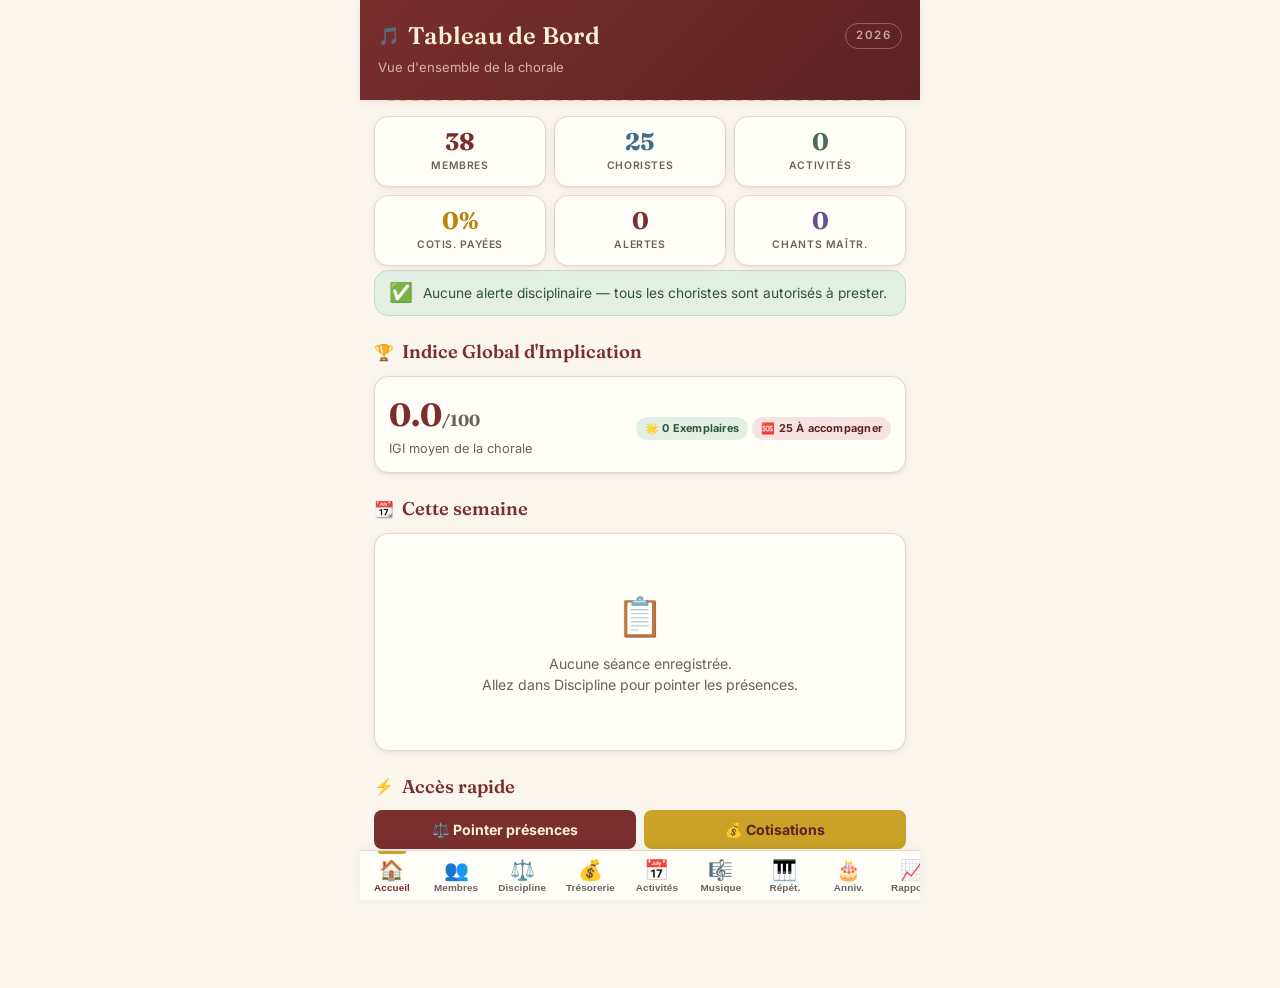
<file: Chorale_App.html>
<!DOCTYPE html>
<html lang="fr">
<head>
  <meta charset="UTF-8">
  <meta name="viewport" content="width=device-width, initial-scale=1.0, maximum-scale=1.0, user-scalable=no, viewport-fit=cover">
  <title>Chorale — Carnet de Gestion</title>
  <meta name="description" content="Système de gestion complet de la chorale : membres, présences, cotisations, évaluations, anniversaires.">

  <meta name="theme-color" content="#7A2E2E">
  <meta name="apple-mobile-web-app-capable" content="yes">
  <meta name="apple-mobile-web-app-status-bar-style" content="black-translucent">
  <meta name="apple-mobile-web-app-title" content="Chorale">

  <link rel="preconnect" href="https://fonts.googleapis.com">
  <link rel="preconnect" href="https://fonts.gstatic.com" crossorigin>
  <link href="https://fonts.googleapis.com/css2?family=Fraunces:wght@500;600;700&family=Inter:wght@400;500;600;700&display=swap" rel="stylesheet">

  <style>
/* ════════════════════════════════════════════════════════════════
   CARNET DE CHŒUR — Design System
   Palette : crème missel, bordeaux profond, or liturgique, sauge
   Typographie : serif display (titres) + sans-serif (données)
   ════════════════════════════════════════════════════════════════ */

:root {
  --cream:       #FAF6EE;
  --cream-deep:  #F0E9D8;
  --paper:       #FFFDF8;
  --maroon:      #7A2E2E;
  --maroon-dark: #5C2222;
  --maroon-soft: #F3E2E2;
  --gold:        #C9A227;
  --gold-soft:   #FAF1D6;
  --sage:        #4A6B57;
  --sage-soft:   #E3ECE6;
  --ink:         #2B2622;
  --ink-soft:    #6B635A;
  --line:        #E2D9C8;
  --red:         #B23A3A;
  --red-soft:    #F7E2E2;
  --green:       #4A7A52;
  --green-soft:  #E3EFE5;
  --amber:       #B8860B;
  --amber-soft:  #FAF0D7;
  --blue:        #3D6B8A;
  --blue-soft:   #E1ECF2;
  --purple:      #6B4E8E;
  --purple-soft: #ECE4F4;

  --radius-s: 8px;
  --radius-m: 14px;
  --radius-l: 22px;

  --shadow-card: 0 2px 10px rgba(122,46,46,0.07), 0 1px 2px rgba(122,46,46,0.06);
  --shadow-pop:  0 8px 28px rgba(43,38,34,0.16);

  --font-display: 'Fraunces', 'Georgia', serif;
  --font-body:    'Inter', -apple-system, 'Segoe UI', sans-serif;
}

* { box-sizing: border-box; margin: 0; padding: 0; }

html, body { height: 100%; -webkit-tap-highlight-color: transparent; }

body {
  font-family: var(--font-body);
  background: var(--cream);
  color: var(--ink);
  font-size: 15px;
  line-height: 1.5;
  overscroll-behavior-y: contain;
  padding-bottom: env(safe-area-inset-bottom);
}

#app {
  max-width: 560px;
  margin: 0 auto;
  min-height: 100vh;
  display: flex;
  flex-direction: column;
  background: var(--cream);
  position: relative;
}

/* ── Header ── */
.app-header {
  background: linear-gradient(135deg, var(--maroon) 0%, var(--maroon-dark) 100%);
  color: var(--gold-soft);
  padding: 18px 18px 22px;
  position: sticky;
  top: 0;
  z-index: 50;
  box-shadow: var(--shadow-card);
}
.app-header__top { display: flex; align-items: center; justify-content: space-between; gap: 10px; }
.app-header__title {
  font-family: var(--font-display);
  font-size: 1.5rem;
  font-weight: 600;
  letter-spacing: 0.01em;
  display: flex; align-items: center; gap: 8px;
}
.app-header__title .ornament { font-size: 1.1rem; color: var(--gold); }
.app-header__year {
  font-size: 0.72rem;
  letter-spacing: 0.12em;
  text-transform: uppercase;
  color: rgba(250,241,214,0.65);
  border: 1px solid rgba(250,241,214,0.3);
  border-radius: 999px;
  padding: 3px 10px;
  font-weight: 600;
}
.app-header__subtitle { margin-top: 4px; font-size: 0.82rem; color: rgba(250,241,214,0.7); }
.app-header::after {
  content: '';
  display: block;
  position: absolute;
  bottom: -1px; left: 50%;
  transform: translateX(-50%);
  width: 90%;
  height: 1px;
  background: repeating-linear-gradient(90deg, var(--gold) 0 6px, transparent 6px 12px);
  opacity: 0.5;
}

.app-main { flex: 1; padding: 16px 14px 90px; }

/* ── Bottom nav ── */
.app-nav {
  position: fixed;
  bottom: 0; left: 0; right: 0;
  max-width: 560px;
  margin: 0 auto;
  background: var(--paper);
  border-top: 1px solid var(--line);
  display: flex;
  overflow-x: auto;
  scrollbar-width: none;
  z-index: 100;
  padding-bottom: env(safe-area-inset-bottom);
  box-shadow: 0 -2px 10px rgba(43,38,34,0.06);
}
.app-nav::-webkit-scrollbar { display: none; }
.nav-item {
  flex: 0 0 auto;
  min-width: 64px;
  display: flex; flex-direction: column; align-items: center; gap: 2px;
  padding: 9px 10px 7px;
  font-size: 0.62rem;
  color: var(--ink-soft);
  border: none; background: none;
  font-weight: 600; letter-spacing: 0.01em;
  cursor: pointer; position: relative;
  transition: color 0.15s;
}
.nav-item__icon { font-size: 1.25rem; line-height: 1; }
.nav-item.active { color: var(--maroon); }
.nav-item.active::before {
  content: '';
  position: absolute;
  top: 0; left: 50%; transform: translateX(-50%);
  width: 28px; height: 3px;
  background: var(--gold);
  border-radius: 0 0 3px 3px;
}
.nav-item .badge {
  position: absolute;
  top: 4px; right: 6px;
  background: var(--red);
  color: #fff;
  font-size: 0.55rem;
  font-weight: 700;
  border-radius: 999px;
  min-width: 15px; height: 15px;
  display: flex; align-items: center; justify-content: center;
  padding: 0 3px;
}

/* ── Sections / cards ── */
.section-title {
  font-family: var(--font-display);
  font-size: 1.15rem;
  font-weight: 600;
  color: var(--maroon);
  margin: 22px 0 10px;
  display: flex; align-items: center; gap: 8px;
}
.section-title:first-child { margin-top: 4px; }
.section-title .ornament { color: var(--gold); font-size: 1rem; }

.card {
  background: var(--paper);
  border-radius: var(--radius-m);
  padding: 14px;
  box-shadow: var(--shadow-card);
  border: 1px solid var(--line);
  margin-bottom: 10px;
}

.kpi-grid { display: grid; grid-template-columns: repeat(3, 1fr); gap: 8px; margin-bottom: 4px; }
.kpi-card {
  background: var(--paper);
  border-radius: var(--radius-m);
  padding: 12px 8px;
  text-align: center;
  border: 1px solid var(--line);
  box-shadow: var(--shadow-card);
}
.kpi-card__value { font-family: var(--font-display); font-size: 1.5rem; font-weight: 700; color: var(--maroon); line-height: 1.1; }
.kpi-card__label { font-size: 0.65rem; color: var(--ink-soft); text-transform: uppercase; letter-spacing: 0.06em; margin-top: 3px; font-weight: 600; }
.kpi-card.accent-gold .kpi-card__value { color: var(--amber); }
.kpi-card.accent-sage .kpi-card__value { color: var(--sage); }
.kpi-card.accent-red  .kpi-card__value { color: var(--red); }
.kpi-card.accent-blue .kpi-card__value { color: var(--blue); }
.kpi-card.accent-purple .kpi-card__value { color: var(--purple); }

.alert-banner {
  border-radius: var(--radius-m);
  padding: 12px 14px;
  margin-bottom: 10px;
  display: flex; align-items: flex-start; gap: 10px;
  font-size: 0.86rem;
  border: 1px solid;
}
.alert-banner__icon { font-size: 1.2rem; line-height: 1; }
.alert-banner.warn   { background: var(--amber-soft); border-color: #E8D49A; color: #7A5C0A; }
.alert-banner.danger { background: var(--red-soft);   border-color: #E4B8B8; color: var(--maroon-dark); }
.alert-banner.info   { background: var(--blue-soft);  border-color: #BFD6E4; color: #2C4F66; }
.alert-banner.success{ background: var(--green-soft); border-color: #C3DEC8; color: #2E5536; }
.alert-banner.gold   { background: var(--gold-soft); border-color: #EBD9A0; color: #7A5C0A; }
.alert-banner b { font-weight: 700; }

.list { background: var(--paper); border-radius: var(--radius-m); border: 1px solid var(--line); overflow: hidden; box-shadow: var(--shadow-card); }
.list-row { display: flex; align-items: center; gap: 10px; padding: 12px 14px; border-bottom: 1px solid var(--line); cursor: pointer; transition: background 0.12s; }
.list-row:last-child { border-bottom: none; }
.list-row:active { background: var(--cream-deep); }
.list-row__avatar {
  width: 38px; height: 38px; border-radius: 50%;
  background: var(--maroon-soft); color: var(--maroon);
  display: flex; align-items: center; justify-content: center;
  font-family: var(--font-display); font-weight: 700; font-size: 0.95rem; flex-shrink: 0;
}
.list-row__body { flex: 1; min-width: 0; }
.list-row__title { font-weight: 600; font-size: 0.92rem; color: var(--ink); white-space: nowrap; overflow: hidden; text-overflow: ellipsis; }
.list-row__subtitle { font-size: 0.76rem; color: var(--ink-soft); margin-top: 1px; }
.list-row__meta { text-align: right; font-size: 0.78rem; color: var(--ink-soft); flex-shrink: 0; }
.list-row__chevron { color: var(--line); font-size: 1.1rem; }

.pill { display: inline-flex; align-items: center; gap: 4px; font-size: 0.68rem; font-weight: 700; padding: 3px 9px; border-radius: 999px; letter-spacing: 0.02em; }
.pill.bureau   { background: var(--gold-soft); color: #8A6D10; }
.pill.choriste { background: var(--blue-soft); color: #2C4F66; }
.pill.integrant{ background: var(--purple-soft); color: #4D3870; }
.pill.actif    { background: var(--green-soft); color: #2E5536; }
.pill.suspendu { background: var(--red-soft); color: var(--maroon-dark); }
.pill.exemplaire { background: var(--green-soft); color: #2E5536; }
.pill.accompagner { background: var(--red-soft); color: var(--maroon-dark); }

.tabbar { display: flex; gap: 6px; margin-bottom: 14px; overflow-x: auto; scrollbar-width: none; padding-bottom: 2px; }
.tabbar::-webkit-scrollbar { display: none; }
.tab-btn {
  flex: 0 0 auto; padding: 7px 14px; border-radius: 999px;
  border: 1px solid var(--line); background: var(--paper); color: var(--ink-soft);
  font-size: 0.8rem; font-weight: 600; cursor: pointer; white-space: nowrap; transition: all 0.15s;
}
.tab-btn.active { background: var(--maroon); color: var(--gold-soft); border-color: var(--maroon); }

.btn {
  display: inline-flex; align-items: center; justify-content: center; gap: 6px;
  padding: 11px 18px; border-radius: var(--radius-s); border: none;
  font-weight: 700; font-size: 0.88rem; cursor: pointer; transition: transform 0.08s, opacity 0.15s;
  font-family: var(--font-body);
}
.btn:active { transform: scale(0.97); }
.btn.primary { background: var(--maroon); color: var(--gold-soft); }
.btn.secondary { background: var(--cream-deep); color: var(--ink); border: 1px solid var(--line); }
.btn.gold { background: var(--gold); color: var(--maroon-dark); }
.btn.sage { background: var(--sage); color: #fff; }
.btn.ghost { background: transparent; color: var(--maroon); border: 1px solid var(--maroon-soft); }
.btn.danger { background: var(--red-soft); color: var(--maroon-dark); }
.btn.block { width: 100%; }
.btn.sm { padding: 7px 12px; font-size: 0.78rem; }
.btn:disabled { opacity: 0.5; pointer-events: none; }

.fab {
  position: fixed; bottom: 76px; right: 18px; max-width: 560px;
  width: 54px; height: 54px; border-radius: 50%;
  background: var(--maroon); color: var(--gold-soft); border: none;
  font-size: 1.6rem; display: flex; align-items: center; justify-content: center;
  box-shadow: var(--shadow-pop); z-index: 90; cursor: pointer;
}
.fab:active { transform: scale(0.94); }

.field { margin-bottom: 12px; }
.field label { display: block; font-size: 0.78rem; font-weight: 600; color: var(--ink-soft); margin-bottom: 5px; text-transform: uppercase; letter-spacing: 0.04em; }
.field input, .field select, .field textarea {
  width: 100%; padding: 11px 12px; border-radius: var(--radius-s);
  border: 1px solid var(--line); background: var(--paper);
  font-family: var(--font-body); font-size: 0.92rem; color: var(--ink);
}
.field input:focus, .field select:focus, .field textarea:focus { outline: 2px solid var(--maroon); outline-offset: 1px; }
.field-row { display: flex; gap: 10px; }
.field-row .field { flex: 1; }

.search-bar {
  display: flex; align-items: center; gap: 8px;
  background: var(--paper); border: 1px solid var(--line); border-radius: var(--radius-m);
  padding: 10px 14px; margin-bottom: 14px;
}
.search-bar input { border: none; outline: none; background: none; flex: 1; font-size: 0.9rem; color: var(--ink); font-family: var(--font-body); }
.search-bar__icon { color: var(--ink-soft); }

.sheet-overlay { position: fixed; inset: 0; background: rgba(43,38,34,0.45); z-index: 200; display: flex; align-items: flex-end; justify-content: center; }
.sheet {
  background: var(--cream); border-radius: 20px 20px 0 0; max-width: 560px; width: 100%;
  max-height: 88vh; overflow-y: auto; padding: 18px 16px calc(20px + env(safe-area-inset-bottom));
  animation: sheet-up 0.22s ease-out;
}
@keyframes sheet-up { from { transform: translateY(100%); } to { transform: translateY(0); } }
.sheet__handle { width: 36px; height: 4px; background: var(--line); border-radius: 999px; margin: 0 auto 14px; }
.sheet__header { display: flex; align-items: center; justify-content: space-between; margin-bottom: 14px; }
.sheet__title { font-family: var(--font-display); font-size: 1.2rem; font-weight: 700; color: var(--maroon); }
.sheet__close { background: var(--cream-deep); border: none; width: 30px; height: 30px; border-radius: 50%; font-size: 1rem; color: var(--ink-soft); cursor: pointer; }

.scroll-table { overflow-x: auto; border-radius: var(--radius-m); border: 1px solid var(--line); background: var(--paper); }
.scroll-table table { border-collapse: collapse; width: 100%; font-size: 0.78rem; }
.scroll-table th, .scroll-table td { padding: 8px 10px; border-bottom: 1px solid var(--line); text-align: center; white-space: nowrap; }
.scroll-table th { background: var(--cream-deep); color: var(--maroon); font-weight: 700; font-size: 0.7rem; text-transform: uppercase; letter-spacing: 0.03em; position: sticky; top: 0; }
.scroll-table td:first-child, .scroll-table th:first-child { position: sticky; left: 0; background: var(--paper); text-align: left; font-weight: 600; z-index: 2; box-shadow: 2px 0 4px rgba(0,0,0,0.04); }
.scroll-table th:first-child { background: var(--cream-deep); z-index: 3; }
.scroll-table tr:nth-child(even) td:first-child { background: var(--cream); }

.status-select { font-size: 0.7rem; border: 1px solid var(--line); border-radius: 6px; padding: 4px 4px; background: var(--paper); width: 100%; text-align: center; }
.status-present  { background: var(--green-soft) !important; color: #2E5536; }
.status-abs-nj   { background: var(--red-soft) !important; color: var(--maroon-dark); }
.status-abs-j    { background: var(--gold-soft) !important; color: #8A6D10; }
.status-ret-nj   { background: #FCE4D6 !important; color: #9C4A0F; }
.status-ret-j    { background: var(--blue-soft) !important; color: #2C4F66; }
.status-voyage   { background: var(--purple-soft) !important; color: #4D3870; }

.empty-state { text-align: center; padding: 40px 20px; color: var(--ink-soft); }
.empty-state__icon { font-size: 2.4rem; margin-bottom: 8px; }
.empty-state__text { font-size: 0.88rem; }

.progress { height: 8px; background: var(--cream-deep); border-radius: 999px; overflow: hidden; }
.progress__fill { height: 100%; border-radius: 999px; transition: width 0.3s; }

.toast {
  position: fixed; bottom: 90px; left: 50%; transform: translateX(-50%);
  background: var(--ink); color: var(--cream); padding: 10px 20px; border-radius: 999px;
  font-size: 0.82rem; font-weight: 600; z-index: 300; box-shadow: var(--shadow-pop);
  animation: toast-pop 2.6s ease forwards; white-space: nowrap;
}
@keyframes toast-pop {
  0% { opacity: 0; transform: translate(-50%, 10px); }
  10% { opacity: 1; transform: translate(-50%, 0); }
  85% { opacity: 1; }
  100% { opacity: 0; transform: translate(-50%, 0); }
}

.flex-between { display: flex; align-items: center; justify-content: space-between; }
.text-muted { color: var(--ink-soft); }
.text-sm { font-size: 0.8rem; }
.mt-8 { margin-top: 8px; }
.mt-16 { margin-top: 16px; }
.grid-2 { display: grid; grid-template-columns: 1fr 1fr; gap: 8px; }
.divider { height: 1px; background: var(--line); margin: 14px 0; }
.font-display { font-family: var(--font-display); }
.center { text-align: center; }

.install-banner {
  position: fixed; top: 12px; left: 50%; transform: translateX(-50%);
  max-width: 520px; width: calc(100% - 28px);
  background: var(--maroon); color: var(--gold-soft); border-radius: var(--radius-m);
  padding: 12px 14px; display: flex; align-items: center; gap: 10px;
  z-index: 400; box-shadow: var(--shadow-pop); font-size: 0.82rem;
}
.install-banner button { margin-left: auto; background: var(--gold); color: var(--maroon-dark); border: none; padding: 7px 12px; border-radius: 8px; font-weight: 700; font-size: 0.76rem; cursor: pointer; }
.install-banner .dismiss { background: none; color: rgba(250,241,214,0.6); padding: 7px 6px; }

  </style>
</head>
<body>
  <div id="app"></div>

  <script>
// ===== DATA (seed) =====
// Données initiales — extraites du système Excel
const SEED_DATA = {
  meta: {
    annee: 2026,
    version: '2.0',
    lastUpdate: null,
  },

  // ── BUREAU ──
  membres: [
    // Bureau
    { id: 'B001', nom: 'Gédéon',     prenom: '', sexe: 'M', dateNaissance: '', telephone: '', adresse: '', pupitre: '', fonction: 'Directeur de Chœur Principal', statut: 'Bureau', dateEntree: '2026-01-01', situation: 'Actif', email: '', observations: '' },
    { id: 'B002', nom: 'Bénédicte',  prenom: '', sexe: 'F', dateNaissance: '', telephone: '', adresse: '', pupitre: '', fonction: 'Directrice de Chœur Adjointe', statut: 'Bureau', dateEntree: '2026-01-01', situation: 'Actif', email: '', observations: '' },
    { id: 'B003', nom: 'Joseph',     prenom: '', sexe: 'M', dateNaissance: '', telephone: '', adresse: '', pupitre: '', fonction: 'Président', statut: 'Bureau', dateEntree: '2026-01-01', situation: 'Actif', email: '', observations: '' },
    { id: 'B004', nom: 'Ozias',      prenom: '', sexe: 'M', dateNaissance: '', telephone: '', adresse: '', pupitre: '', fonction: 'Secrétaire Général', statut: 'Bureau', dateEntree: '2026-01-01', situation: 'Actif', email: '', observations: '' },
    { id: 'B005', nom: 'Roséline',   prenom: '', sexe: 'F', dateNaissance: '', telephone: '', adresse: '', pupitre: '', fonction: 'Trésorière Principale', statut: 'Bureau', dateEntree: '2026-01-01', situation: 'Actif', email: '', observations: '' },
    { id: 'B006', nom: 'Christiane', prenom: '', sexe: 'F', dateNaissance: '', telephone: '', adresse: '', pupitre: '', fonction: 'Trésorière Adjointe', statut: 'Bureau', dateEntree: '2026-01-01', situation: 'Actif', email: '', observations: '' },
    { id: 'B007', nom: 'Mme Traoré', prenom: '', sexe: 'F', dateNaissance: '', telephone: '', adresse: '', pupitre: '', fonction: 'Chargée de Discipline Principale', statut: 'Bureau', dateEntree: '2026-01-01', situation: 'Actif', email: '', observations: '' },
    { id: 'B008', nom: 'Evodie',     prenom: '', sexe: 'F', dateNaissance: '', telephone: '', adresse: '', pupitre: '', fonction: 'Chargée de Discipline Adjointe', statut: 'Bureau', dateEntree: '2026-01-01', situation: 'Actif', email: '', observations: '' },

    // Choristes
    { id: 'C001', nom: 'Alliisa',      prenom: '', sexe: 'F', dateNaissance: '', telephone: '', adresse: '', pupitre: 'Soprano', fonction: 'Choriste', statut: 'Choriste', dateEntree: '2026-01-01', situation: 'Actif', email: '', observations: '' },
    { id: 'C002', nom: 'Bénédiv',      prenom: '', sexe: 'M', dateNaissance: '', telephone: '', adresse: '', pupitre: 'Ténor', fonction: 'Choriste', statut: 'Choriste', dateEntree: '2026-01-01', situation: 'Actif', email: '', observations: '' },
    { id: 'C003', nom: 'Claudia',      prenom: '', sexe: 'F', dateNaissance: '', telephone: '', adresse: '', pupitre: 'Alto', fonction: 'Choriste', statut: 'Choriste', dateEntree: '2026-01-01', situation: 'Actif', email: '', observations: '' },
    { id: 'C004', nom: 'Aurore',       prenom: '', sexe: 'F', dateNaissance: '', telephone: '', adresse: '', pupitre: 'Soprano', fonction: 'Choriste', statut: 'Choriste', dateEntree: '2026-01-01', situation: 'Actif', email: '', observations: '' },
    { id: 'C005', nom: 'Djamila',      prenom: '', sexe: 'F', dateNaissance: '', telephone: '', adresse: '', pupitre: 'Alto', fonction: 'Choriste', statut: 'Choriste', dateEntree: '2026-01-01', situation: 'Actif', email: '', observations: '' },
    { id: 'C006', nom: 'Elysée',       prenom: '', sexe: 'M', dateNaissance: '', telephone: '', adresse: '', pupitre: 'Ténor', fonction: 'Choriste', statut: 'Choriste', dateEntree: '2026-01-01', situation: 'Actif', email: '', observations: '' },
    { id: 'C007', nom: 'Emilie',       prenom: '', sexe: 'F', dateNaissance: '', telephone: '', adresse: '', pupitre: 'Soprano', fonction: 'Choriste', statut: 'Choriste', dateEntree: '2026-01-01', situation: 'Actif', email: '', observations: '' },
    { id: 'C008', nom: 'Emma',         prenom: '', sexe: 'F', dateNaissance: '', telephone: '', adresse: '', pupitre: 'Alto', fonction: 'Choriste', statut: 'Choriste', dateEntree: '2026-01-01', situation: 'Actif', email: '', observations: '' },
    { id: 'C009', nom: 'Fadila',       prenom: '', sexe: 'F', dateNaissance: '', telephone: '', adresse: '', pupitre: 'Soprano', fonction: 'Choriste', statut: 'Choriste', dateEntree: '2026-01-01', situation: 'Actif', email: '', observations: '' },
    { id: 'C010', nom: 'Kader',        prenom: '', sexe: 'M', dateNaissance: '', telephone: '', adresse: '', pupitre: 'Basse', fonction: 'Choriste', statut: 'Choriste', dateEntree: '2026-01-01', situation: 'Actif', email: '', observations: '' },
    { id: 'C011', nom: 'Suzanne',      prenom: '', sexe: 'F', dateNaissance: '', telephone: '', adresse: '', pupitre: 'Alto', fonction: 'Choriste', statut: 'Choriste', dateEntree: '2026-01-01', situation: 'Actif', email: '', observations: '' },
    { id: 'C012', nom: 'Grâce',        prenom: '', sexe: 'F', dateNaissance: '', telephone: '', adresse: '', pupitre: 'Soprano', fonction: 'Choriste', statut: 'Choriste', dateEntree: '2026-01-01', situation: 'Actif', email: '', observations: '' },
    { id: 'C013', nom: 'Jonas',        prenom: '', sexe: 'M', dateNaissance: '', telephone: '', adresse: '', pupitre: 'Ténor', fonction: 'Choriste', statut: 'Choriste', dateEntree: '2026-01-01', situation: 'Actif', email: '', observations: '' },
    { id: 'C014', nom: 'Joël',         prenom: '', sexe: 'M', dateNaissance: '', telephone: '', adresse: '', pupitre: 'Basse', fonction: 'Choriste', statut: 'Choriste', dateEntree: '2026-01-01', situation: 'Actif', email: '', observations: '' },
    { id: 'C015', nom: 'Céleste',      prenom: '', sexe: 'F', dateNaissance: '', telephone: '', adresse: '', pupitre: 'Mezzo-Soprano', fonction: 'Choriste', statut: 'Choriste', dateEntree: '2026-01-01', situation: 'Actif', email: '', observations: '' },
    { id: 'C016', nom: 'Lucien',       prenom: '', sexe: 'M', dateNaissance: '', telephone: '', adresse: '', pupitre: 'Baryton', fonction: 'Choriste', statut: 'Choriste', dateEntree: '2026-01-01', situation: 'Actif', email: '', observations: '' },
    { id: 'C017', nom: 'Meg',          prenom: '', sexe: 'F', dateNaissance: '', telephone: '', adresse: '', pupitre: 'Alto', fonction: 'Choriste', statut: 'Choriste', dateEntree: '2026-01-01', situation: 'Actif', email: '', observations: '' },
    { id: 'C018', nom: 'Océane',       prenom: '', sexe: 'F', dateNaissance: '', telephone: '', adresse: '', pupitre: 'Soprano', fonction: 'Choriste', statut: 'Choriste', dateEntree: '2026-01-01', situation: 'Actif', email: '', observations: '' },
    { id: 'C019', nom: 'Jean Baptiste',prenom: '', sexe: 'M', dateNaissance: '', telephone: '', adresse: '', pupitre: 'Ténor', fonction: 'Choriste', statut: 'Choriste', dateEntree: '2026-01-01', situation: 'Actif', email: '', observations: '' },
    { id: 'C020', nom: 'Rachelle',     prenom: '', sexe: 'F', dateNaissance: '', telephone: '', adresse: '', pupitre: 'Alto', fonction: 'Choriste', statut: 'Choriste', dateEntree: '2026-01-01', situation: 'Actif', email: '', observations: '' },
    { id: 'C021', nom: 'Mme Mambo',    prenom: '', sexe: 'F', dateNaissance: '', telephone: '', adresse: '', pupitre: 'Mezzo-Soprano', fonction: 'Choriste', statut: 'Choriste', dateEntree: '2026-01-01', situation: 'Actif', email: '', observations: '' },
    { id: 'C022', nom: 'Wilfried',     prenom: '', sexe: 'M', dateNaissance: '', telephone: '', adresse: '', pupitre: 'Baryton', fonction: 'Choriste', statut: 'Choriste', dateEntree: '2026-01-01', situation: 'Actif', email: '', observations: '' },
    { id: 'C023', nom: 'Vanessa',      prenom: '', sexe: 'F', dateNaissance: '', telephone: '', adresse: '', pupitre: 'Soprano', fonction: 'Choriste', statut: 'Choriste', dateEntree: '2026-01-01', situation: 'Actif', email: '', observations: '' },
    { id: 'C024', nom: 'Exaucée',      prenom: '', sexe: 'F', dateNaissance: '', telephone: '', adresse: '', pupitre: 'Alto', fonction: 'Choriste', statut: 'Choriste', dateEntree: '2026-01-01', situation: 'Actif', email: '', observations: '' },
    { id: 'C025', nom: 'Carmelle',     prenom: '', sexe: 'F', dateNaissance: '', telephone: '', adresse: '', pupitre: 'Soprano', fonction: 'Choriste', statut: 'Choriste', dateEntree: '2026-01-01', situation: 'Actif', email: '', observations: '' },

    // Intégrants
    { id: 'I001', nom: 'Arthur',    prenom: '', sexe: 'M', dateNaissance: '', telephone: '', adresse: '', pupitre: '', fonction: 'Intégrant', statut: 'Intégrant', dateEntree: '2026-01-01', situation: 'Actif', email: '', observations: '' },
    { id: 'I002', nom: 'Christian', prenom: '', sexe: 'M', dateNaissance: '', telephone: '', adresse: '', pupitre: '', fonction: 'Intégrant', statut: 'Intégrant', dateEntree: '2026-01-01', situation: 'Actif', email: '', observations: '' },
    { id: 'I003', nom: 'Franco',    prenom: '', sexe: 'M', dateNaissance: '', telephone: '', adresse: '', pupitre: '', fonction: 'Intégrant', statut: 'Intégrant', dateEntree: '2026-01-01', situation: 'Actif', email: '', observations: '' },
    { id: 'I004', nom: 'Kévin',     prenom: '', sexe: 'M', dateNaissance: '', telephone: '', adresse: '', pupitre: '', fonction: 'Intégrant', statut: 'Intégrant', dateEntree: '2026-01-01', situation: 'Actif', email: '', observations: '' },
    { id: 'I005', nom: 'Gamaliel',  prenom: '', sexe: 'M', dateNaissance: '', telephone: '', adresse: '', pupitre: '', fonction: 'Intégrant', statut: 'Intégrant', dateEntree: '2026-01-01', situation: 'Actif', email: '', observations: '' },
  ],

  // ── PRÉSENCES (séances) ──
  // structure: { id, date, type: 'samedi'|'dimanche', presences: { membreId: statut } }
  seances: [],

  // ── ÉVALUATIONS MUSICALES ──
  // { membreId: { critères..., date } }
  evaluations: {},

  // ── COTISATIONS ──
  // { membreId: { '2026-01': montant, ... } }
  cotisations: {},

  // ── OFFRANDES ──
  offrandes: [],

  // ── MOUVEMENTS FINANCIERS ──
  mouvements: [],

  // ── SANCTIONS ──
  sanctions: [],

  // ── ACTIVITÉS ──
  activites: [],

  // ── MODÉRATEURS ──
  moderations: [],

  // ── JEUX D'ANGES ──
  jeuxAnges: [],

  // ── RÉPERTOIRE ──
  repertoire: [],

  // ── RÉPÉTITIONS ──
  repetitions: [],

  // ── TESTS INTÉGRATION ──
  testsIntegration: {},
};


// ===== UTILS =====
// ════════════════════════════════════════════════════════════════
// UTILS — fonctions partagées
// ════════════════════════════════════════════════════════════════

const Utils = {
  MONTHS: ['Janvier','Février','Mars','Avril','Mai','Juin','Juillet','Août','Septembre','Octobre','Novembre','Décembre'],
  STATUTS_PRESENCE: ['Présent','Retard justifié','Retard non justifié','Absence justifiée','Absence non justifiée','Voyage'],
  PUPITRES: ['Soprano','Alto','Ténor','Basse','Baryton','Mezzo-Soprano','Non défini'],

  genId(prefix) {
    return prefix + '_' + Date.now().toString(36) + Math.random().toString(36).slice(2,6);
  },

  fmtFCFA(n) {
    n = Number(n) || 0;
    return n.toLocaleString('fr-FR') + ' FCFA';
  },

  fmtDate(iso) {
    if (!iso) return '—';
    const d = new Date(iso);
    if (isNaN(d)) return iso;
    return d.toLocaleDateString('fr-FR', { day:'2-digit', month:'2-digit', year:'numeric' });
  },

  fmtDateLong(iso) {
    if (!iso) return '—';
    const d = new Date(iso);
    if (isNaN(d)) return iso;
    return d.toLocaleDateString('fr-FR', { weekday:'long', day:'numeric', month:'long', year:'numeric' });
  },

  todayISO() {
    const d = new Date();
    return d.toISOString().slice(0,10);
  },

  monthKey(date) {
    const d = date ? new Date(date) : new Date();
    return `${d.getFullYear()}-${String(d.getMonth()+1).padStart(2,'0')}`;
  },

  statusClass(status) {
    switch(status) {
      case 'Présent': return 'status-present';
      case 'Retard justifié': return 'status-ret-j';
      case 'Retard non justifié': return 'status-ret-nj';
      case 'Absence justifiée': return 'status-abs-j';
      case 'Absence non justifiée': return 'status-abs-nj';
      case 'Voyage': return 'status-voyage';
      default: return '';
    }
  },

  statusShort(status) {
    switch(status) {
      case 'Présent': return 'P';
      case 'Retard justifié': return 'RJ';
      case 'Retard non justifié': return 'RNJ';
      case 'Absence justifiée': return 'AJ';
      case 'Absence non justifiée': return 'ANJ';
      case 'Voyage': return 'V';
      default: return '—';
    }
  },

  initials(nom) {
    const parts = nom.trim().split(/\s+/);
    if (parts.length === 1) return parts[0].slice(0,2).toUpperCase();
    return (parts[0][0] + parts[1][0]).toUpperCase();
  },

  pct(n) {
    return Math.round((n||0) * 100) + '%';
  },

  escapeHtml(str) {
    if (str == null) return '';
    return String(str).replace(/[&<>"']/g, c => ({
      '&':'&amp;','<':'&lt;','>':'&gt;','"':'&quot;',"'":'&#39;'
    }[c]));
  },

  toast(msg) {
    const existing = document.querySelector('.toast');
    if (existing) existing.remove();
    const el = document.createElement('div');
    el.className = 'toast';
    el.textContent = msg;
    document.body.appendChild(el);
    setTimeout(() => el.remove(), 2700);
  },

  // Show a bottom sheet modal. content = HTML string. Returns the sheet element.
  openSheet(title, contentHTML) {
    this.closeSheet();
    const overlay = document.createElement('div');
    overlay.className = 'sheet-overlay';
    overlay.id = 'active-sheet';
    overlay.innerHTML = `
      <div class="sheet">
        <div class="sheet__handle"></div>
        <div class="sheet__header">
          <div class="sheet__title">${title}</div>
          <button class="sheet__close" data-close-sheet>✕</button>
        </div>
        <div class="sheet__body">${contentHTML}</div>
      </div>
    `;
    overlay.addEventListener('click', (e) => {
      if (e.target === overlay || e.target.closest('[data-close-sheet]')) {
        this.closeSheet();
      }
    });
    document.body.appendChild(overlay);
    return overlay;
  },

  closeSheet() {
    const el = document.getElementById('active-sheet');
    if (el) el.remove();
  },

  confirmAction(msg, onConfirm) {
    const html = `
      <p class="text-sm mt-8" style="margin-bottom:18px;">${msg}</p>
      <div class="grid-2">
        <button class="btn secondary block" data-close-sheet>Annuler</button>
        <button class="btn danger block" id="confirm-yes">Confirmer</button>
      </div>
    `;
    const sheet = this.openSheet('⚠️ Confirmation', html);
    sheet.querySelector('#confirm-yes').addEventListener('click', () => {
      this.closeSheet();
      onConfirm();
    });
  },
};

// ===== STORE =====
// ════════════════════════════════════════════════════════════════
// STORE — Gestion centralisée des données + persistance localStorage
// ════════════════════════════════════════════════════════════════

const STORAGE_KEY = 'chorale_data_v2';

const Store = {
  data: null,

  load() {
    try {
      const raw = localStorage.getItem(STORAGE_KEY);
      if (raw) {
        this.data = JSON.parse(raw);
        // Merge any new fields from seed (forward compatibility)
        this.data = Object.assign({}, structuredClone(SEED_DATA), this.data);
      } else {
        this.data = structuredClone(SEED_DATA);
        this.save();
      }
    } catch (e) {
      console.error('Erreur chargement données', e);
      this.data = structuredClone(SEED_DATA);
    }
    return this.data;
  },

  save() {
    this.data.meta.lastUpdate = new Date().toISOString();
    localStorage.setItem(STORAGE_KEY, JSON.stringify(this.data));
  },

  // ── MEMBRES ──
  getMembres(filter) {
    let list = this.data.membres;
    if (filter) {
      if (filter.statut) list = list.filter(m => m.statut === filter.statut);
      if (filter.situation) list = list.filter(m => m.situation === filter.situation);
      if (filter.search) {
        const s = filter.search.toLowerCase();
        list = list.filter(m => (m.nom + ' ' + m.prenom).toLowerCase().includes(s));
      }
    }
    return list;
  },

  getMembre(id) {
    return this.data.membres.find(m => m.id === id);
  },

  upsertMembre(membre) {
    const idx = this.data.membres.findIndex(m => m.id === membre.id);
    if (idx >= 0) this.data.membres[idx] = membre;
    else this.data.membres.push(membre);
    this.save();
  },

  deleteMembre(id) {
    this.data.membres = this.data.membres.filter(m => m.id !== id);
    this.save();
  },

  nextMemberId(statut) {
    const prefix = statut === 'Bureau' ? 'B' : statut === 'Intégrant' ? 'I' : 'C';
    const existing = this.data.membres
      .filter(m => m.id.startsWith(prefix))
      .map(m => parseInt(m.id.slice(1), 10))
      .filter(n => !isNaN(n));
    const max = existing.length ? Math.max(...existing) : 0;
    return prefix + String(max + 1).padStart(3, '0');
  },

  // ── SÉANCES (présences) ──
  getSeances(type) {
    let list = this.data.seances;
    if (type) list = list.filter(s => s.type === type);
    return list.sort((a,b) => b.date.localeCompare(a.date));
  },

  getSeance(id) {
    return this.data.seances.find(s => s.id === id);
  },

  upsertSeance(seance) {
    const idx = this.data.seances.findIndex(s => s.id === seance.id);
    if (idx >= 0) this.data.seances[idx] = seance;
    else this.data.seances.push(seance);
    this.save();
  },

  deleteSeance(id) {
    this.data.seances = this.data.seances.filter(s => s.id !== id);
    this.save();
  },

  // Compute consecutive-absence alert per member (samedi only)
  // Rule: 2+ consecutive 'Absence justifiée' or 'Absence non justifiée' on samedi sessions
  getDisciplineStats(membreId) {
    const samedis = this.getSeances('samedi').sort((a,b) => a.date.localeCompare(b.date));
    const dimanches = this.getSeances('dimanche');

    let counts = { present:0, retardJ:0, retardNJ:0, absJ:0, absNJ:0, voyage:0, total:0 };
    let consecutive = 0, maxConsecutive = 0;

    samedis.forEach(s => {
      const st = s.presences[membreId];
      if (!st || st === '—') return;
      counts.total++;
      switch(st) {
        case 'Présent': counts.present++; consecutive = 0; break;
        case 'Retard justifié': counts.retardJ++; consecutive = 0; break;
        case 'Retard non justifié': counts.retardNJ++; consecutive = 0; break;
        case 'Absence justifiée': counts.absJ++; consecutive++; break;
        case 'Absence non justifiée': counts.absNJ++; consecutive++; break;
        case 'Voyage': counts.voyage++; consecutive = 0; break;
      }
      if (consecutive > maxConsecutive) maxConsecutive = consecutive;
    });

    const txSamedi = counts.total > 0 ? counts.present / counts.total : 0;

    // Dimanche stats
    let dimCounts = { present:0, total:0 };
    dimanches.forEach(s => {
      const st = s.presences[membreId];
      if (!st || st === '—') return;
      dimCounts.total++;
      if (st === 'Présent') dimCounts.present++;
    });
    const txDimanche = dimCounts.total > 0 ? dimCounts.present / dimCounts.total : 0;

    const interdit = maxConsecutive >= 2;
    // also check the LAST run (current streak) for live alert
    let currentStreak = 0;
    for (let i = samedis.length - 1; i >= 0; i--) {
      const st = samedis[i].presences[membreId];
      if (!st || st === '—') continue;
      if (st === 'Absence justifiée' || st === 'Absence non justifiée') currentStreak++;
      else break;
    }

    return {
      ...counts,
      txSamedi, txDimanche,
      maxConsecutive,
      currentStreak,
      interdit: currentStreak >= 2,
    };
  },

  // ── ÉVALUATIONS ──
  getEvaluation(membreId) {
    return this.data.evaluations[membreId] || null;
  },
  setEvaluation(membreId, evalData) {
    this.data.evaluations[membreId] = evalData;
    this.save();
  },

  // ── COTISATIONS ──
  getCotisation(membreId, monthKey) {
    return (this.data.cotisations[membreId] || {})[monthKey] || 0;
  },
  setCotisation(membreId, monthKey, montant) {
    if (!this.data.cotisations[membreId]) this.data.cotisations[membreId] = {};
    this.data.cotisations[membreId][monthKey] = montant;
    this.save();
  },
  getCotisationDue(membre) {
    if (membre.statut === 'Bureau') return 500;
    return 250;
  },

  // ── OFFRANDES ──
  getOffrandes() { return this.data.offrandes.slice().sort((a,b)=>b.date.localeCompare(a.date)); },
  addOffrande(o) { this.data.offrandes.push(o); this.save(); },
  deleteOffrande(id) { this.data.offrandes = this.data.offrandes.filter(o=>o.id!==id); this.save(); },

  // ── MOUVEMENTS ──
  getMouvements() { return this.data.mouvements.slice().sort((a,b)=>b.date.localeCompare(a.date)); },
  addMouvement(m) { this.data.mouvements.push(m); this.save(); },
  deleteMouvement(id) { this.data.mouvements = this.data.mouvements.filter(m=>m.id!==id); this.save(); },

  // ── SANCTIONS ──
  getSanctions() { return this.data.sanctions.slice().sort((a,b)=>b.date.localeCompare(a.date)); },
  addSanction(s) { this.data.sanctions.push(s); this.save(); },
  updateSanction(id, patch) {
    const s = this.data.sanctions.find(x=>x.id===id);
    if (s) Object.assign(s, patch);
    this.save();
  },
  deleteSanction(id) { this.data.sanctions = this.data.sanctions.filter(s=>s.id!==id); this.save(); },

  // ── ACTIVITÉS ──
  getActivites() { return this.data.activites.slice().sort((a,b)=>b.date.localeCompare(a.date)); },
  addActivite(a) { this.data.activites.push(a); this.save(); },
  updateActivite(id, patch) {
    const a = this.data.activites.find(x=>x.id===id);
    if (a) Object.assign(a, patch);
    this.save();
  },
  deleteActivite(id) { this.data.activites = this.data.activites.filter(a=>a.id!==id); this.save(); },

  // ── MODÉRATIONS ──
  getModerations() { return this.data.moderations.slice().sort((a,b)=>b.date.localeCompare(a.date)); },
  addModeration(m) { this.data.moderations.push(m); this.save(); },
  deleteModeration(id) { this.data.moderations = this.data.moderations.filter(m=>m.id!==id); this.save(); },

  // ── JEUX D'ANGES ──
  getJeuxAnges() { return this.data.jeuxAnges.slice().sort((a,b)=>b.date.localeCompare(a.date)); },
  addJeuAnge(j) { this.data.jeuxAnges.push(j); this.save(); },
  deleteJeuAnge(id) { this.data.jeuxAnges = this.data.jeuxAnges.filter(j=>j.id!==id); this.save(); },

  // ── RÉPERTOIRE ──
  getRepertoire() { return this.data.repertoire.slice(); },
  addChant(c) { this.data.repertoire.push(c); this.save(); },
  updateChant(id, patch) {
    const c = this.data.repertoire.find(x=>x.id===id);
    if (c) Object.assign(c, patch);
    this.save();
  },
  deleteChant(id) { this.data.repertoire = this.data.repertoire.filter(c=>c.id!==id); this.save(); },

  // ── RÉPÉTITIONS ──
  getRepetitions() { return this.data.repetitions.slice().sort((a,b)=>b.date.localeCompare(a.date)); },
  addRepetition(r) { this.data.repetitions.push(r); this.save(); },
  updateRepetition(id, patch) {
    const r = this.data.repetitions.find(x=>x.id===id);
    if (r) Object.assign(r, patch);
    this.save();
  },
  deleteRepetition(id) { this.data.repetitions = this.data.repetitions.filter(r=>r.id!==id); this.save(); },

  // ── TESTS INTÉGRATION ──
  getTestIntegration(membreId) { return this.data.testsIntegration[membreId] || null; },
  setTestIntegration(membreId, testData) {
    this.data.testsIntegration[membreId] = testData;
    this.save();
  },

  // ── IGI CALCULATION ──
  calcIGI(membreId) {
    const membre = this.getMembre(membreId);
    if (!membre) return null;

    // Discipline score /25
    const dis = this.getDisciplineStats(membreId);
    const scoreDiscipline = Math.round(dis.txSamedi * 25 * 10) / 10;

    // Trésorerie score /25
    const monthKeys = [];
    const year = this.data.meta.annee;
    for (let m=1;m<=12;m++) monthKeys.push(`${year}-${String(m).padStart(2,'0')}`);
    const due = this.getCotisationDue(membre) * 12;
    const paid = monthKeys.reduce((sum,k)=>sum + this.getCotisation(membreId,k), 0);
    const txCotis = due > 0 ? Math.min(paid/due, 1) : 0;
    const scoreTresorerie = Math.round(txCotis * 25 * 10) / 10;

    // Secrétariat score /25 — based on moderation count (simple heuristic)
    const modCount = this.data.moderations.filter(m => m.moderateur === membre.nom).length;
    const scoreSecretariat = Math.min(Math.round(modCount * 5 * 10)/10, 25);

    // Musical score /25
    const evalData = this.getEvaluation(membreId);
    let moyMusicale = 0;
    if (evalData && evalData.notes) {
      const vals = Object.values(evalData.notes);
      moyMusicale = vals.length ? vals.reduce((a,b)=>a+b,0)/vals.length : 0;
    }
    const scoreMusical = Math.round((moyMusicale/20)*25*10)/10;

    const igi = Math.round((scoreDiscipline + scoreTresorerie + scoreSecretariat + scoreMusical)*10)/10;

    let categorie;
    if (igi >= 90) categorie = '🌟 Exemplaire';
    else if (igi >= 75) categorie = '⭐ Très impliqué';
    else if (igi >= 55) categorie = '✔️ Impliqué';
    else if (igi >= 35) categorie = '⚠️ Peu impliqué';
    else categorie = '🆘 À accompagner';

    return {
      scoreDiscipline, scoreTresorerie, scoreSecretariat, scoreMusical,
      igi, categorie, txSamedi: dis.txSamedi, txDimanche: dis.txDimanche,
      txCotis, moyMusicale, alertePrestation: dis.interdit,
    };
  },

  // ── ANNIVERSAIRES ──
  getAnniversaireInfo(membre) {
    if (!membre.dateNaissance) return null;
    const dob = new Date(membre.dateNaissance);
    const today = new Date();
    today.setHours(0,0,0,0);

    const age = today.getFullYear() - dob.getFullYear() -
      ((today.getMonth() < dob.getMonth() || (today.getMonth()===dob.getMonth() && today.getDate()<dob.getDate())) ? 1 : 0);

    let next = new Date(today.getFullYear(), dob.getMonth(), dob.getDate());
    if (next < today) next = new Date(today.getFullYear()+1, dob.getMonth(), dob.getDate());

    const daysRemaining = Math.round((next - today) / (1000*60*60*24));
    const isToday = dob.getMonth() === today.getMonth() && dob.getDate() === today.getDate();
    const isThisMonth = dob.getMonth() === today.getMonth();
    const isThisWeek = daysRemaining >= 0 && daysRemaining <= 7;

    return { age, nextDate: next, daysRemaining, isToday, isThisMonth, isThisWeek };
  },

  // ── EXPORT / IMPORT ──
  exportJSON() {
    return JSON.stringify(this.data, null, 2);
  },
  importJSON(json) {
    try {
      const parsed = JSON.parse(json);
      this.data = parsed;
      this.save();
      return true;
    } catch(e) {
      console.error('Import error', e);
      return false;
    }
  },
  resetAll() {
    this.data = structuredClone(SEED_DATA);
    this.save();
  },
};

// ===== ROUTER =====
// ════════════════════════════════════════════════════════════════
// ROUTER — navigation entre modules (SPA simple)
// ════════════════════════════════════════════════════════════════

const Router = {
  routes: {},
  current: null,

  register(name, renderFn) {
    this.routes[name] = renderFn;
  },

  navigate(name, params) {
    this.current = name;
    window.location.hash = '#' + name;
    this.render(params);
    this.updateNav();
    document.getElementById('app-main').scrollTop = 0;
  },

  render(params) {
    const main = document.getElementById('app-main');
    const fn = this.routes[this.current];
    if (fn) {
      main.innerHTML = '';
      fn(main, params);
    } else {
      main.innerHTML = '<div class="empty-state"><div class="empty-state__icon">??</div><div class="empty-state__text">Page introuvable</div></div>';
    }
  },

  updateNav() {
    document.querySelectorAll('.nav-item').forEach(function(el) {
      el.classList.toggle('active', el.dataset.route === Router.current);
    });
  },

  init() {
    const initial = (window.location.hash || '#dashboard').slice(1);
    this.current = this.routes[initial] ? initial : 'dashboard';
    this.render();
    this.updateNav();

    window.addEventListener('hashchange', () => {
      const r = window.location.hash.slice(1);
      if (this.routes[r]) {
        this.current = r;
        this.render();
        this.updateNav();
      }
    });
  },
};

// ===== MODULE: DASHBOARD =====
// ════════════════════════════════════════════════════════════════
// DASHBOARD — Tableau de bord central
// ════════════════════════════════════════════════════════════════

const DashboardModule = {
  render(main) {
    const d = Store.data;
    const membres = d.membres;
    const choristes = membres.filter(m => m.statut === 'Choriste');
    const integrants = membres.filter(m => m.statut === 'Intégrant');

    // KPIs
    const nbMembres = membres.length;
    const nbChoristes = choristes.length;
    const activitesRealisees = d.activites.filter(a => a.statut === 'Réalisée').length;
    const chantsMaitrises = d.repertoire.filter(c => c.statut === 'Maîtrisé').length;

    // Cotisations
    const year = d.meta.annee;
    let totalDue = 0, totalPaid = 0;
    membres.forEach(m => {
      const due = Store.getCotisationDue(m) * 12;
      totalDue += due;
      for (let mo=1; mo<=12; mo++) {
        totalPaid += Store.getCotisation(m.id, `${year}-${String(mo).padStart(2,'0')}`);
      }
    });
    const txRecouvrement = totalDue > 0 ? totalPaid/totalDue : 0;

    // Alertes discipline
    let alertes = 0;
    choristes.concat(integrants).forEach(m => {
      const dis = Store.getDisciplineStats(m.id);
      if (dis.interdit) alertes++;
    });

    // Anniversaires
    let annivToday = [], annivWeek = [], annivMonth = 0;
    membres.forEach(m => {
      const info = Store.getAnniversaireInfo(m);
      if (!info) return;
      if (info.isToday) annivToday.push(m);
      if (info.isThisWeek && !info.isToday) annivWeek.push(m);
      if (info.isThisMonth) annivMonth++;
    });

    // IGI averages
    let igiSum = 0, igiCount = 0, exemplaires = 0, accompagner = 0;
    choristes.forEach(m => {
      const igi = Store.calcIGI(m.id);
      if (igi) {
        igiSum += igi.igi; igiCount++;
        if (igi.categorie.includes('Exemplaire')) exemplaires++;
        if (igi.categorie.includes('accompagner')) accompagner++;
      }
    });
    const igiMoyen = igiCount > 0 ? igiSum/igiCount : 0;

    main.innerHTML = `
      <div class="kpi-grid">
        <div class="kpi-card">
          <div class="kpi-card__value">${nbMembres}</div>
          <div class="kpi-card__label">Membres</div>
        </div>
        <div class="kpi-card accent-blue">
          <div class="kpi-card__value">${nbChoristes}</div>
          <div class="kpi-card__label">Choristes</div>
        </div>
        <div class="kpi-card accent-sage">
          <div class="kpi-card__value">${activitesRealisees}</div>
          <div class="kpi-card__label">Activités</div>
        </div>
        <div class="kpi-card accent-gold">
          <div class="kpi-card__value">${Utils.pct(txRecouvrement)}</div>
          <div class="kpi-card__label">Cotis. payées</div>
        </div>
        <div class="kpi-card ${alertes>0?'accent-red':''}">
          <div class="kpi-card__value">${alertes}</div>
          <div class="kpi-card__label">Alertes</div>
        </div>
        <div class="kpi-card accent-purple">
          <div class="kpi-card__value">${chantsMaitrises}</div>
          <div class="kpi-card__label">Chants maîtr.</div>
        </div>
      </div>

      ${annivToday.length ? `
        <div class="alert-banner gold">
          <div class="alert-banner__icon">🎉</div>
          <div><b>Anniversaire${annivToday.length>1?'s':''} aujourd'hui :</b> ${annivToday.map(m=>m.nom).join(', ')}</div>
        </div>` : ''}

      ${annivWeek.length ? `
        <div class="alert-banner info">
          <div class="alert-banner__icon">📅</div>
          <div><b>Anniversaires cette semaine :</b> ${annivWeek.map(m=>m.nom).join(', ')}</div>
        </div>` : ''}

      ${alertes > 0 ? `
        <div class="alert-banner danger">
          <div class="alert-banner__icon">⛔</div>
          <div><b>${alertes} membre(s)</b> non autorisé(s) à prester (2 absences consécutives au samedi). Voir module Discipline.</div>
        </div>` : `
        <div class="alert-banner success">
          <div class="alert-banner__icon">✅</div>
          <div>Aucune alerte disciplinaire — tous les choristes sont autorisés à prester.</div>
        </div>`}

      <div class="section-title"><span class="ornament">🏆</span> Indice Global d'Implication</div>
      <div class="card">
        <div class="flex-between">
          <div>
            <div class="font-display" style="font-size:2rem;font-weight:700;color:var(--maroon);">${igiMoyen.toFixed(1)}<span style="font-size:1rem;color:var(--ink-soft);">/100</span></div>
            <div class="text-sm text-muted">IGI moyen de la chorale</div>
          </div>
          <div style="text-align:right;">
            <div class="pill exemplaire">🌟 ${exemplaires} Exemplaires</div>
            <div class="mt-8 pill accompagner">🆘 ${accompagner} À accompagner</div>
          </div>
        </div>
      </div>

      <div class="section-title"><span class="ornament">📆</span> Cette semaine</div>
      <div class="card">
        ${this.renderRecentSeances()}
      </div>

      <div class="section-title"><span class="ornament">⚡</span> Accès rapide</div>
      <div class="grid-2">
        <button class="btn primary block" data-nav="discipline">⚖️ Pointer présences</button>
        <button class="btn gold block" data-nav="tresorerie">💰 Cotisations</button>
        <button class="btn secondary block" data-nav="membres">👥 Membres</button>
        <button class="btn secondary block" data-nav="rapports">📈 Rapports</button>
      </div>
    `;

    main.querySelectorAll('[data-nav]').forEach(btn => {
      btn.addEventListener('click', () => Router.navigate(btn.dataset.nav));
    });
  },

  renderRecentSeances() {
    const seances = Store.data.seances.slice().sort((a,b)=>b.date.localeCompare(a.date)).slice(0,3);
    if (!seances.length) {
      return `<div class="empty-state"><div class="empty-state__icon">📋</div><div class="empty-state__text">Aucune séance enregistrée.<br>Allez dans Discipline pour pointer les présences.</div></div>`;
    }
    return seances.map(s => {
      const presCount = Object.values(s.presences).filter(p => p === 'Présent').length;
      const total = Object.keys(s.presences).length;
      const icon = s.type === 'samedi' ? '🎹' : '⛪';
      const label = s.type === 'samedi' ? 'Répétition samedi' : 'Culte dimanche';
      return `
        <div class="flex-between" style="padding:6px 0;">
          <div>
            <div style="font-weight:600;font-size:0.88rem;">${icon} ${label}</div>
            <div class="text-sm text-muted">${Utils.fmtDate(s.date)}</div>
          </div>
          <div class="pill actif">${presCount}/${total} présents</div>
        </div>
      `;
    }).join('<div class="divider" style="margin:6px 0;"></div>');
  },
};

// ===== MODULE: MEMBRES =====
// ════════════════════════════════════════════════════════════════
// MEMBRES — Base de données centrale
// ════════════════════════════════════════════════════════════════

const MembresModule = {
  filter: { statut: '', search: '' },

  render(main) {
    const tabs = [
      { key: '', label: 'Tous' },
      { key: 'Bureau', label: 'Bureau' },
      { key: 'Choriste', label: 'Choristes' },
      { key: 'Intégrant', label: 'Intégrants' },
    ];

    main.innerHTML = `
      <div class="search-bar">
        <span class="search-bar__icon">🔍</span>
        <input type="text" placeholder="Rechercher un membre..." id="member-search" value="${Utils.escapeHtml(this.filter.search)}">
      </div>
      <div class="tabbar">
        ${tabs.map(t => `<button class="tab-btn ${this.filter.statut===t.key?'active':''}" data-statut="${t.key}">${t.label}</button>`).join('')}
      </div>
      <div id="member-list"></div>
    `;

    main.querySelectorAll('[data-statut]').forEach(btn => {
      btn.addEventListener('click', () => {
        this.filter.statut = btn.dataset.statut;
        this.render(main);
      });
    });

    main.querySelector('#member-search').addEventListener('input', (e) => {
      this.filter.search = e.target.value;
      this.renderList(main.querySelector('#member-list'));
    });

    this.renderList(main.querySelector('#member-list'));

    // FAB
    const fab = document.createElement('button');
    fab.className = 'fab';
    fab.innerHTML = '+';
    fab.id = 'fab-add-member';
    main.appendChild(fab);
    fab.addEventListener('click', () => this.openMemberForm());
  },

  renderList(container) {
    const list = Store.getMembres({
      statut: this.filter.statut || undefined,
      search: this.filter.search || undefined,
    }).sort((a,b) => a.nom.localeCompare(b.nom));

    if (!list.length) {
      container.innerHTML = `<div class="empty-state"><div class="empty-state__icon">👥</div><div class="empty-state__text">Aucun membre trouvé</div></div>`;
      return;
    }

    container.innerHTML = `<div class="list">${list.map(m => {
      const pillClass = m.statut === 'Bureau' ? 'bureau' : m.statut === 'Intégrant' ? 'integrant' : 'choriste';
      const anniv = Store.getAnniversaireInfo(m);
      const annivBadge = anniv && anniv.isToday ? ' 🎂' : '';
      return `
        <div class="list-row" data-id="${m.id}">
          <div class="list-row__avatar">${Utils.initials(m.nom)}</div>
          <div class="list-row__body">
            <div class="list-row__title">${Utils.escapeHtml(m.nom)}${annivBadge}</div>
            <div class="list-row__subtitle">${m.fonction || m.pupitre || '—'}</div>
          </div>
          <div class="list-row__meta">
            <span class="pill ${pillClass}">${m.statut}</span>
          </div>
          <span class="list-row__chevron">›</span>
        </div>
      `;
    }).join('')}</div>`;

    container.querySelectorAll('.list-row').forEach(row => {
      row.addEventListener('click', () => this.openMemberDetail(row.dataset.id));
    });
  },

  openMemberDetail(id) {
    const m = Store.getMembre(id);
    if (!m) return;
    const igi = m.statut === 'Choriste' ? Store.calcIGI(id) : null;
    const dis = Store.getDisciplineStats(id);
    const anniv = Store.getAnniversaireInfo(m);

    const html = `
      <div class="card" style="text-align:center;">
        <div class="list-row__avatar" style="width:60px;height:60px;font-size:1.4rem;margin:0 auto 8px;">${Utils.initials(m.nom)}</div>
        <div class="font-display" style="font-size:1.3rem;font-weight:700;">${Utils.escapeHtml(m.nom)}</div>
        <div class="text-muted text-sm">${m.fonction || '—'} ${m.pupitre ? '· '+m.pupitre : ''}</div>
        <div class="mt-8"><span class="pill ${m.statut==='Bureau'?'bureau':m.statut==='Intégrant'?'integrant':'choriste'}">${m.statut}</span> <span class="pill actif">${m.situation}</span></div>
      </div>

      <div class="grid-2">
        <div class="card center">
          <div class="text-sm text-muted">Tx Présence Sam.</div>
          <div class="font-display" style="font-size:1.4rem;font-weight:700;color:${dis.txSamedi>=0.8?'var(--green)':'var(--red)'};">${Utils.pct(dis.txSamedi)}</div>
        </div>
        <div class="card center">
          <div class="text-sm text-muted">Tx Présence Dim.</div>
          <div class="font-display" style="font-size:1.4rem;font-weight:700;color:${dis.txDimanche>=0.8?'var(--green)':'var(--red)'};">${Utils.pct(dis.txDimanche)}</div>
        </div>
      </div>

      ${dis.interdit ? `
        <div class="alert-banner danger">
          <div class="alert-banner__icon">⛔</div>
          <div><b>Non autorisé à prester</b> — ${dis.currentStreak} absences consécutives au samedi.</div>
        </div>` : ''}

      ${igi ? `
        <div class="card">
          <div class="flex-between">
            <span class="text-sm text-muted">Indice Global d'Implication</span>
            <span class="font-display" style="font-size:1.3rem;font-weight:700;color:var(--maroon);">${igi.igi}/100</span>
          </div>
          <div class="progress mt-8"><div class="progress__fill" style="width:${igi.igi}%;background:var(--gold);"></div></div>
          <div class="mt-8"><span class="pill ${igi.categorie.includes('Exemplaire')||igi.categorie.includes('impliqué')&&!igi.categorie.includes('Peu')?'exemplaire':igi.categorie.includes('accompagner')?'accompagner':'actif'}">${igi.categorie}</span></div>
        </div>` : ''}

      ${anniv ? `
        <div class="card">
          <div class="flex-between">
            <span class="text-sm text-muted">🎂 Anniversaire</span>
            <span style="font-weight:700;">${Utils.fmtDate(m.dateNaissance)} (${anniv.age} ans)</span>
          </div>
          <div class="text-sm text-muted mt-8">${anniv.isToday ? "🎉 C'est aujourd'hui !" : `Dans ${anniv.daysRemaining} jour(s)`}</div>
        </div>` : ''}

      <div class="section-title"><span class="ornament">ℹ️</span> Informations</div>
      <div class="card">
        ${this.infoRow('Identifiant', m.id)}
        ${this.infoRow('Sexe', m.sexe === 'M' ? 'Masculin' : 'Féminin')}
        ${this.infoRow('Téléphone', m.telephone || '—')}
        ${this.infoRow('Adresse', m.adresse || '—')}
        ${this.infoRow('Email', m.email || '—')}
        ${this.infoRow("Date d'entrée", Utils.fmtDate(m.dateEntree))}
        ${this.infoRow('Cotisation/mois', Utils.fmtFCFA(Store.getCotisationDue(m)))}
        ${m.observations ? this.infoRow('Observations', m.observations) : ''}
      </div>

      <div class="grid-2 mt-16">
        <button class="btn secondary block" id="edit-member">✏️ Modifier</button>
        <button class="btn danger block" id="delete-member">🗑️ Supprimer</button>
      </div>
    `;

    const sheet = Utils.openSheet(`👤 ${m.nom}`, html);
    sheet.querySelector('#edit-member').addEventListener('click', () => {
      Utils.closeSheet();
      this.openMemberForm(m);
    });
    sheet.querySelector('#delete-member').addEventListener('click', () => {
      Utils.confirmAction(`Supprimer définitivement <b>${Utils.escapeHtml(m.nom)}</b> de la base de données ?`, () => {
        Store.deleteMembre(id);
        Utils.toast('Membre supprimé');
        Router.render();
      });
    });
  },

  infoRow(label, value) {
    return `<div class="flex-between" style="padding:6px 0;border-bottom:1px solid var(--line);"><span class="text-sm text-muted">${label}</span><span class="text-sm" style="font-weight:600;text-align:right;max-width:60%;">${Utils.escapeHtml(value)}</span></div>`;
  },

  openMemberForm(membre) {
    const isEdit = !!membre;
    const m = membre || { id:'', nom:'', prenom:'', sexe:'F', dateNaissance:'', telephone:'', adresse:'', pupitre:'', fonction:'', statut:'Choriste', dateEntree: Utils.todayISO(), situation:'Actif', email:'', observations:'' };

    const html = `
      <div class="field">
        <label>Nom complet *</label>
        <input type="text" id="f-nom" value="${Utils.escapeHtml(m.nom)}" placeholder="Nom du membre">
      </div>
      <div class="field-row">
        <div class="field">
          <label>Sexe</label>
          <select id="f-sexe">
            <option value="F" ${m.sexe==='F'?'selected':''}>Féminin</option>
            <option value="M" ${m.sexe==='M'?'selected':''}>Masculin</option>
          </select>
        </div>
        <div class="field">
          <label>Statut</label>
          <select id="f-statut">
            <option value="Choriste" ${m.statut==='Choriste'?'selected':''}>Choriste</option>
            <option value="Bureau" ${m.statut==='Bureau'?'selected':''}>Bureau</option>
            <option value="Intégrant" ${m.statut==='Intégrant'?'selected':''}>Intégrant</option>
          </select>
        </div>
      </div>
      <div class="field">
        <label>Fonction</label>
        <input type="text" id="f-fonction" value="${Utils.escapeHtml(m.fonction)}" placeholder="Ex: Président, Choriste...">
      </div>
      <div class="field">
        <label>Pupitre</label>
        <select id="f-pupitre">
          <option value="">—</option>
          ${Utils.PUPITRES.map(p => `<option value="${p}" ${m.pupitre===p?'selected':''}>${p}</option>`).join('')}
        </select>
      </div>
      <div class="field-row">
        <div class="field">
          <label>Date de naissance</label>
          <input type="date" id="f-naissance" value="${m.dateNaissance || ''}">
        </div>
        <div class="field">
          <label>Téléphone</label>
          <input type="tel" id="f-tel" value="${Utils.escapeHtml(m.telephone)}" placeholder="07 00 00 00 00">
        </div>
      </div>
      <div class="field">
        <label>Adresse</label>
        <input type="text" id="f-adresse" value="${Utils.escapeHtml(m.adresse)}">
      </div>
      <div class="field">
        <label>Email</label>
        <input type="email" id="f-email" value="${Utils.escapeHtml(m.email)}">
      </div>
      <div class="field-row">
        <div class="field">
          <label>Date d'entrée</label>
          <input type="date" id="f-entree" value="${m.dateEntree || ''}">
        </div>
        <div class="field">
          <label>Situation</label>
          <select id="f-situation">
            ${['Actif','Suspendu','Démission','Intégré','Observateur'].map(s => `<option value="${s}" ${m.situation===s?'selected':''}>${s}</option>`).join('')}
          </select>
        </div>
      </div>
      <div class="field">
        <label>Observations</label>
        <textarea id="f-obs" rows="2">${Utils.escapeHtml(m.observations)}</textarea>
      </div>
      <button class="btn primary block" id="save-member">💾 ${isEdit?'Enregistrer':'Ajouter le membre'}</button>
    `;

    const sheet = Utils.openSheet(isEdit ? 'Modifier le membre' : 'Nouveau membre', html);
    sheet.querySelector('#save-member').addEventListener('click', () => {
      const nom = sheet.querySelector('#f-nom').value.trim();
      if (!nom) { Utils.toast('Le nom est requis'); return; }
      const statut = sheet.querySelector('#f-statut').value;

      const updated = {
        id: isEdit ? m.id : Store.nextMemberId(statut),
        nom,
        prenom: m.prenom,
        sexe: sheet.querySelector('#f-sexe').value,
        dateNaissance: sheet.querySelector('#f-naissance').value,
        telephone: sheet.querySelector('#f-tel').value,
        adresse: sheet.querySelector('#f-adresse').value,
        pupitre: sheet.querySelector('#f-pupitre').value,
        fonction: sheet.querySelector('#f-fonction').value,
        statut,
        dateEntree: sheet.querySelector('#f-entree').value,
        situation: sheet.querySelector('#f-situation').value,
        email: sheet.querySelector('#f-email').value,
        observations: sheet.querySelector('#f-obs').value,
      };

      Store.upsertMembre(updated);
      Utils.closeSheet();
      Utils.toast(isEdit ? 'Membre modifié' : 'Membre ajouté');
      Router.render();
    });
  },
};

// ===== MODULE: DISCIPLINE =====
// ════════════════════════════════════════════════════════════════
// DISCIPLINE — Présences Samedis & Dimanches + Alertes + Sanctions
// ════════════════════════════════════════════════════════════════

const DisciplineModule = {
  tab: 'pointage', // pointage | stats | sanctions

  render(main) {
    const tabs = [
      { key: 'pointage', label: '✅ Pointage' },
      { key: 'stats', label: '📊 Statistiques' },
      { key: 'sanctions', label: '💸 Sanctions' },
    ];

    main.innerHTML = `
      <div class="tabbar">
        ${tabs.map(t => `<button class="tab-btn ${this.tab===t.key?'active':''}" data-tab="${t.key}">${t.label}</button>`).join('')}
      </div>
      <div id="discipline-content"></div>
    `;

    main.querySelectorAll('[data-tab]').forEach(btn => {
      btn.addEventListener('click', () => {
        this.tab = btn.dataset.tab;
        this.render(main);
      });
    });

    const content = main.querySelector('#discipline-content');
    if (this.tab === 'pointage') this.renderPointage(content);
    else if (this.tab === 'stats') this.renderStats(content);
    else this.renderSanctions(content, main);
  },

  // ── POINTAGE ──
  renderPointage(container) {
    const seances = Store.getSeances();
    container.innerHTML = `
      <div class="card">
        <div class="section-title" style="margin-top:0;"><span class="ornament">📝</span> Nouvelle séance</div>
        <div class="field-row">
          <div class="field">
            <label>Type de séance</label>
            <select id="new-type">
              <option value="samedi">🎹 Répétition Samedi</option>
              <option value="dimanche">⛪ Culte Dimanche</option>
            </select>
          </div>
          <div class="field">
            <label>Date</label>
            <input type="date" id="new-date" value="${Utils.todayISO()}">
          </div>
        </div>
        <button class="btn primary block" id="start-seance">Pointer cette séance</button>
      </div>

      <div class="section-title"><span class="ornament">📋</span> Séances enregistrées</div>
      <div id="seance-list"></div>
    `;

    container.querySelector('#start-seance').addEventListener('click', () => {
      const type = container.querySelector('#new-type').value;
      const date = container.querySelector('#new-date').value;
      if (!date) { Utils.toast('Veuillez choisir une date'); return; }

      // Check if seance exists for that date+type
      let existing = Store.data.seances.find(s => s.date === date && s.type === type);
      if (!existing) {
        existing = {
          id: Utils.genId('seance'),
          date, type,
          presences: {},
        };
        // Pre-fill all members with '—'
        Store.data.membres.forEach(m => { existing.presences[m.id] = '—'; });
        Store.upsertSeance(existing);
      }
      this.openPointageSheet(existing.id);
    });

    this.renderSeanceList(container.querySelector('#seance-list'), seances);
  },

  renderSeanceList(container, seances) {
    if (!seances.length) {
      container.innerHTML = `<div class="empty-state"><div class="empty-state__icon">📋</div><div class="empty-state__text">Aucune séance enregistrée</div></div>`;
      return;
    }
    container.innerHTML = `<div class="list">${seances.slice(0, 20).map(s => {
      const icon = s.type === 'samedi' ? '🎹' : '⛪';
      const label = s.type === 'samedi' ? 'Répétition Samedi' : 'Culte Dimanche';
      const total = Object.keys(s.presences).length;
      const present = Object.values(s.presences).filter(p=>p==='Présent').length;
      return `
        <div class="list-row" data-id="${s.id}">
          <div class="list-row__avatar">${icon}</div>
          <div class="list-row__body">
            <div class="list-row__title">${label}</div>
            <div class="list-row__subtitle">${Utils.fmtDate(s.date)}</div>
          </div>
          <div class="list-row__meta">
            <span class="pill actif">${present}/${total}</span>
          </div>
          <span class="list-row__chevron">›</span>
        </div>
      `;
    }).join('')}</div>`;

    container.querySelectorAll('.list-row').forEach(row => {
      row.addEventListener('click', () => this.openPointageSheet(row.dataset.id));
    });
  },

  openPointageSheet(seanceId) {
    const seance = Store.getSeance(seanceId);
    if (!seance) return;
    const membres = Store.data.membres.slice().sort((a,b)=>a.nom.localeCompare(b.nom));
    const label = seance.type === 'samedi' ? '🎹 Répétition Samedi' : '⛪ Culte Dimanche';

    const html = `
      <div class="text-sm text-muted mb-8" style="margin-bottom:10px;">${Utils.fmtDateLong(seance.date)}</div>
      <div class="card" style="padding:10px;">
        <div class="flex-between" style="margin-bottom:6px;">
          <span class="text-sm" style="font-weight:700;">Marquer tous :</span>
          <div style="display:flex;gap:6px;">
            <button class="btn sm sage" data-bulk="Présent">Présents</button>
            <button class="btn sm secondary" data-bulk="—">Effacer</button>
          </div>
        </div>
      </div>
      <div class="list" style="margin-top:8px;">
        ${membres.map(m => {
          const st = seance.presences[m.id] || '—';
          return `
            <div class="list-row" style="cursor:default;">
              <div class="list-row__avatar">${Utils.initials(m.nom)}</div>
              <div class="list-row__body">
                <div class="list-row__title">${Utils.escapeHtml(m.nom)}</div>
                <div class="list-row__subtitle">${m.statut}</div>
              </div>
              <select class="status-select ${Utils.statusClass(st)}" data-member="${m.id}" style="max-width:130px;">
                ${['—'].concat(Utils.STATUTS_PRESENCE).map(s => `<option value="${s}" ${st===s?'selected':''}>${s}</option>`).join('')}
              </select>
            </div>
          `;
        }).join('')}
      </div>
      <div class="grid-2 mt-16">
        <button class="btn danger block" id="delete-seance">🗑️ Supprimer séance</button>
        <button class="btn primary block" id="close-pointage">✅ Terminé</button>
      </div>
    `;

    const sheet = Utils.openSheet(label, html);

    sheet.querySelectorAll('[data-member]').forEach(sel => {
      sel.addEventListener('change', () => {
        const mid = sel.dataset.member;
        seance.presences[mid] = sel.value;
        sel.className = 'status-select ' + Utils.statusClass(sel.value);
        Store.upsertSeance(seance);
      });
    });

    sheet.querySelectorAll('[data-bulk]').forEach(btn => {
      btn.addEventListener('click', () => {
        const val = btn.dataset.bulk;
        membres.forEach(m => { seance.presences[m.id] = val; });
        Store.upsertSeance(seance);
        Utils.closeSheet();
        this.openPointageSheet(seanceId);
      });
    });

    sheet.querySelector('#delete-seance').addEventListener('click', () => {
      Utils.confirmAction('Supprimer cette séance et toutes ses présences ?', () => {
        Store.deleteSeance(seanceId);
        Utils.closeSheet();
        Utils.toast('Séance supprimée');
        Router.render();
      });
    });

    sheet.querySelector('#close-pointage').addEventListener('click', () => {
      Utils.closeSheet();
      Router.render();
    });
  },

  // ── STATISTIQUES ──
  renderStats(container) {
    const membres = Store.data.membres.slice().sort((a,b)=>a.nom.localeCompare(b.nom));

    container.innerHTML = `
      <div class="scroll-table">
        <table>
          <thead>
            <tr>
              <th>Membre</th>
              <th>Tx Sam.</th>
              <th>Tx Dim.</th>
              <th>Abs.NJ</th>
              <th>Consec.</th>
              <th>Prestation</th>
            </tr>
          </thead>
          <tbody>
            ${membres.map(m => {
              const dis = Store.getDisciplineStats(m.id);
              const txSamColor = dis.txSamedi>=0.8?'var(--green)':dis.txSamedi>=0.6?'var(--amber)':'var(--red)';
              const txDimColor = dis.txDimanche>=0.8?'var(--green)':dis.txDimanche>=0.6?'var(--amber)':'var(--red)';
              return `
                <tr>
                  <td>${Utils.escapeHtml(m.nom)}</td>
                  <td style="color:${txSamColor};font-weight:700;">${Utils.pct(dis.txSamedi)}</td>
                  <td style="color:${txDimColor};font-weight:700;">${Utils.pct(dis.txDimanche)}</td>
                  <td>${dis.absNJ}</td>
                  <td style="font-weight:700;color:${dis.currentStreak>=2?'var(--red)':'inherit'};">${dis.currentStreak}</td>
                  <td>${dis.interdit ? '<span class="pill suspendu">⛔</span>' : '<span class="pill actif">✅</span>'}</td>
                </tr>
              `;
            }).join('')}
          </tbody>
        </table>
      </div>
      <div class="text-sm text-muted mt-16" style="text-align:center;">
        ℹ️ Règle d'alerte : 2 absences consécutives (justifiées ou non) au samedi → interdiction de prester. Une présence réinitialise le compteur.
      </div>
    `;
  },

  // ── SANCTIONS ──
  renderSanctions(container, main) {
    const sanctions = Store.getSanctions();
    const membres = Store.data.membres.slice().sort((a,b)=>a.nom.localeCompare(b.nom));

    const totalPaye = sanctions.filter(s=>s.statut==='Payé').reduce((sum,s)=>sum+Number(s.montant||0),0);

    container.innerHTML = `
      <div class="card">
        <div class="flex-between">
          <span class="text-sm text-muted">Total sanctions payées</span>
          <span class="font-display" style="font-size:1.3rem;font-weight:700;color:var(--maroon);">${Utils.fmtFCFA(totalPaye)}</span>
        </div>
      </div>
      <div id="sanction-list"></div>
    `;

    this.renderSanctionList(container.querySelector('#sanction-list'), sanctions);

    const fab = document.createElement('button');
    fab.className = 'fab';
    fab.innerHTML = '+';
    fab.id = 'fab-add-sanction';
    main.appendChild(fab);
    fab.addEventListener('click', () => this.openSanctionForm(membres));
  },

  renderSanctionList(container, sanctions) {
    if (!sanctions.length) {
      container.innerHTML = `<div class="empty-state"><div class="empty-state__icon">💸</div><div class="empty-state__text">Aucune sanction enregistrée</div></div>`;
      return;
    }
    container.innerHTML = `<div class="list">${sanctions.map(s => {
      const statusClass = s.statut === 'Payé' ? 'actif' : s.statut === 'Annulé' ? 'suspendu' : 'bureau';
      return `
        <div class="list-row" data-id="${s.id}">
          <div class="list-row__avatar">💸</div>
          <div class="list-row__body">
            <div class="list-row__title">${Utils.escapeHtml(s.membre)}</div>
            <div class="list-row__subtitle">${s.motif} · ${Utils.fmtDate(s.date)}</div>
          </div>
          <div class="list-row__meta">
            <div style="font-weight:700;">${Utils.fmtFCFA(s.montant)}</div>
            <span class="pill ${statusClass}">${s.statut}</span>
          </div>
        </div>
      `;
    }).join('')}</div>`;

    container.querySelectorAll('.list-row').forEach(row => {
      row.addEventListener('click', () => this.openSanctionDetail(row.dataset.id));
    });
  },

  openSanctionDetail(id) {
    const s = Store.data.sanctions.find(x=>x.id===id);
    if (!s) return;
    const html = `
      <div class="field">
        <label>Statut</label>
        <select id="s-statut">
          ${['En attente','Payé','Annulé'].map(st => `<option value="${st}" ${s.statut===st?'selected':''}>${st}</option>`).join('')}
        </select>
      </div>
      <div class="grid-2 mt-16">
        <button class="btn danger block" id="del-sanction">🗑️ Supprimer</button>
        <button class="btn primary block" id="save-sanction">💾 Enregistrer</button>
      </div>
    `;
    const sheet = Utils.openSheet(`${s.membre} — ${Utils.fmtFCFA(s.montant)}`, html);
    sheet.querySelector('#save-sanction').addEventListener('click', () => {
      Store.updateSanction(id, { statut: sheet.querySelector('#s-statut').value });
      Utils.closeSheet();
      Utils.toast('Sanction mise à jour');
      Router.render();
    });
    sheet.querySelector('#del-sanction').addEventListener('click', () => {
      Utils.confirmAction('Supprimer cette sanction ?', () => {
        Store.deleteSanction(id);
        Utils.closeSheet();
        Utils.toast('Sanction supprimée');
        Router.render();
      });
    });
  },

  openSanctionForm(membres) {
    const html = `
      <div class="field">
        <label>Membre</label>
        <select id="sf-membre">
          ${membres.map(m => `<option value="${Utils.escapeHtml(m.nom)}">${Utils.escapeHtml(m.nom)}</option>`).join('')}
        </select>
      </div>
      <div class="field">
        <label>Date</label>
        <input type="date" id="sf-date" value="${Utils.todayISO()}">
      </div>
      <div class="field">
        <label>Motif</label>
        <select id="sf-motif">
          <option>Absence NJ</option>
          <option>Retard NJ</option>
          <option>Comportement</option>
          <option>Autre</option>
        </select>
      </div>
      <div class="field">
        <label>Montant (FCFA)</label>
        <input type="number" id="sf-montant" value="500" min="0" step="50">
      </div>
      <button class="btn primary block" id="save-new-sanction">💾 Enregistrer</button>
    `;
    const sheet = Utils.openSheet('Nouvelle sanction', html);
    sheet.querySelector('#save-new-sanction').addEventListener('click', () => {
      Store.addSanction({
        id: Utils.genId('sanc'),
        membre: sheet.querySelector('#sf-membre').value,
        date: sheet.querySelector('#sf-date').value,
        motif: sheet.querySelector('#sf-motif').value,
        montant: Number(sheet.querySelector('#sf-montant').value),
        statut: 'En attente',
      });
      Utils.closeSheet();
      Utils.toast('Sanction ajoutée');
      Router.render();
    });
  },
};

// ===== MODULE: TRESORERIE =====
// ════════════════════════════════════════════════════════════════
// TRÉSORERIE — Cotisations, Offrandes, Mouvements, Bilans
// ════════════════════════════════════════════════════════════════

const TresorerieModule = {
  tab: 'cotisations',
  selectedMonth: null,

  render(main) {
    if (!this.selectedMonth) this.selectedMonth = Utils.monthKey();

    const tabs = [
      { key: 'cotisations', label: '📋 Cotisations' },
      { key: 'offrandes', label: '🙏 Offrandes' },
      { key: 'mouvements', label: '📊 Mouvements' },
      { key: 'bilan', label: '💹 Bilan' },
    ];

    main.innerHTML = `
      <div class="tabbar">
        ${tabs.map(t => `<button class="tab-btn ${this.tab===t.key?'active':''}" data-tab="${t.key}">${t.label}</button>`).join('')}
      </div>
      <div id="treso-content"></div>
    `;

    main.querySelectorAll('[data-tab]').forEach(btn => {
      btn.addEventListener('click', () => {
        this.tab = btn.dataset.tab;
        this.render(main);
      });
    });

    const content = main.querySelector('#treso-content');
    if (this.tab === 'cotisations') this.renderCotisations(content);
    else if (this.tab === 'offrandes') this.renderOffrandes(content, main);
    else if (this.tab === 'mouvements') this.renderMouvements(content, main);
    else this.renderBilan(content);
  },

  // ── COTISATIONS ──
  renderCotisations(container) {
    const year = Store.data.meta.annee;
    const membres = Store.data.membres.slice().sort((a,b)=>a.nom.localeCompare(b.nom));

    let totalDue = 0, totalPaid = 0;
    membres.forEach(m => {
      const due = Store.getCotisationDue(m);
      totalDue += due;
      totalPaid += Store.getCotisation(m.id, this.selectedMonth);
    });

    container.innerHTML = `
      <div class="card">
        <div class="field">
          <label>Mois sélectionné</label>
          <select id="month-select">
            ${Utils.MONTHS.map((mo,i) => {
              const key = `${year}-${String(i+1).padStart(2,'0')}`;
              return `<option value="${key}" ${this.selectedMonth===key?'selected':''}>${mo} ${year}</option>`;
            }).join('')}
          </select>
        </div>
        <div class="flex-between">
          <span class="text-sm text-muted">Attendu ce mois</span>
          <span style="font-weight:700;">${Utils.fmtFCFA(totalDue)}</span>
        </div>
        <div class="flex-between mt-8">
          <span class="text-sm text-muted">Encaissé ce mois</span>
          <span style="font-weight:700;color:var(--green);">${Utils.fmtFCFA(totalPaid)}</span>
        </div>
        <div class="progress mt-8">
          <div class="progress__fill" style="width:${Math.min(100, totalDue?totalPaid/totalDue*100:0)}%;background:${totalPaid>=totalDue?'var(--green)':'var(--gold)'};"></div>
        </div>
      </div>

      <div class="section-title"><span class="ornament">💰</span> Paiements individuels</div>
      <div class="list">
        ${membres.map(m => {
          const due = Store.getCotisationDue(m);
          const paid = Store.getCotisation(m.id, this.selectedMonth);
          const isPaid = paid >= due;
          return `
            <div class="list-row" style="cursor:default;">
              <div class="list-row__avatar">${Utils.initials(m.nom)}</div>
              <div class="list-row__body">
                <div class="list-row__title">${Utils.escapeHtml(m.nom)}</div>
                <div class="list-row__subtitle">Dû : ${Utils.fmtFCFA(due)}</div>
              </div>
              <button class="btn sm ${isPaid?'sage':'secondary'}" data-toggle-cotis="${m.id}" data-due="${due}">
                ${isPaid ? '✅ Payé' : '☐ Marquer payé'}
              </button>
            </div>
          `;
        }).join('')}
      </div>
    `;

    container.querySelector('#month-select').addEventListener('change', (e) => {
      this.selectedMonth = e.target.value;
      this.renderCotisations(container);
    });

    container.querySelectorAll('[data-toggle-cotis]').forEach(btn => {
      btn.addEventListener('click', () => {
        const mid = btn.dataset.toggleCotis;
        const due = Number(btn.dataset.due);
        const current = Store.getCotisation(mid, this.selectedMonth);
        const newVal = current >= due ? 0 : due;
        Store.setCotisation(mid, this.selectedMonth, newVal);
        this.renderCotisations(container);
      });
    });
  },

  // ── OFFRANDES ──
  renderOffrandes(container, main) {
    const offrandes = Store.getOffrandes();
    const totalH = offrandes.reduce((s,o)=>s+Number(o.hommes||0),0);
    const totalF = offrandes.reduce((s,o)=>s+Number(o.femmes||0),0);

    container.innerHTML = `
      <div class="grid-2">
        <div class="card center">
          <div class="text-sm text-muted">Offrandes Hommes</div>
          <div class="font-display" style="font-size:1.3rem;font-weight:700;color:var(--blue);">${Utils.fmtFCFA(totalH)}</div>
        </div>
        <div class="card center">
          <div class="text-sm text-muted">Offrandes Femmes</div>
          <div class="font-display" style="font-size:1.3rem;font-weight:700;color:var(--purple);">${Utils.fmtFCFA(totalF)}</div>
        </div>
      </div>
      <div class="card center" style="margin-top:0;">
        <div class="text-sm text-muted">Total Général</div>
        <div class="font-display" style="font-size:1.6rem;font-weight:700;color:var(--maroon);">${Utils.fmtFCFA(totalH+totalF)}</div>
      </div>
      <div id="offrande-list"></div>
    `;

    if (!offrandes.length) {
      container.querySelector('#offrande-list').innerHTML = `<div class="empty-state"><div class="empty-state__icon">🙏</div><div class="empty-state__text">Aucune offrande enregistrée</div></div>`;
    } else {
      container.querySelector('#offrande-list').innerHTML = `<div class="list">${offrandes.map(o => `
        <div class="list-row" data-id="${o.id}">
          <div class="list-row__avatar">🙏</div>
          <div class="list-row__body">
            <div class="list-row__title">${Utils.escapeHtml(o.occasion || 'Offrande')}</div>
            <div class="list-row__subtitle">${Utils.fmtDate(o.date)} · H: ${Utils.fmtFCFA(o.hommes)} / F: ${Utils.fmtFCFA(o.femmes)}</div>
          </div>
          <div class="list-row__meta" style="font-weight:700;">${Utils.fmtFCFA(Number(o.hommes||0)+Number(o.femmes||0))}</div>
        </div>
      `).join('')}</div>`;

      container.querySelectorAll('.list-row').forEach(row => {
        row.addEventListener('click', () => {
          Utils.confirmAction('Supprimer cette offrande ?', () => {
            Store.deleteOffrande(row.dataset.id);
            Utils.toast('Offrande supprimée');
            Router.render();
          });
        });
      });
    }

    const fab = document.createElement('button');
    fab.className = 'fab';
    fab.innerHTML = '+';
    fab.id = 'fab-add-offrande';
    main.appendChild(fab);
    fab.addEventListener('click', () => this.openOffrandeForm());
  },

  openOffrandeForm() {
    const html = `
      <div class="field">
        <label>Date</label>
        <input type="date" id="of-date" value="${Utils.todayISO()}">
      </div>
      <div class="field">
        <label>Occasion</label>
        <input type="text" id="of-occasion" placeholder="Ex: Culte dimanche, Agape...">
      </div>
      <div class="field-row">
        <div class="field">
          <label>Offrande Hommes (FCFA)</label>
          <input type="number" id="of-hommes" value="0" min="0" step="50">
        </div>
        <div class="field">
          <label>Offrande Femmes (FCFA)</label>
          <input type="number" id="of-femmes" value="0" min="0" step="50">
        </div>
      </div>
      <button class="btn primary block" id="save-offrande">💾 Enregistrer</button>
    `;
    const sheet = Utils.openSheet('Nouvelle offrande', html);
    sheet.querySelector('#save-offrande').addEventListener('click', () => {
      Store.addOffrande({
        id: Utils.genId('off'),
        date: sheet.querySelector('#of-date').value,
        occasion: sheet.querySelector('#of-occasion').value,
        hommes: Number(sheet.querySelector('#of-hommes').value),
        femmes: Number(sheet.querySelector('#of-femmes').value),
      });
      Utils.closeSheet();
      Utils.toast('Offrande ajoutée');
      Router.render();
    });
  },

  // ── MOUVEMENTS ──
  renderMouvements(container, main) {
    const mvts = Store.getMouvements();
    const entrees = mvts.filter(m=>m.type==='Entrée').reduce((s,m)=>s+Number(m.montant||0),0);
    const sorties = mvts.filter(m=>m.type==='Sortie').reduce((s,m)=>s+Number(m.montant||0),0);

    container.innerHTML = `
      <div class="grid-2">
        <div class="card center">
          <div class="text-sm text-muted">Entrées</div>
          <div class="font-display" style="font-size:1.3rem;font-weight:700;color:var(--green);">${Utils.fmtFCFA(entrees)}</div>
        </div>
        <div class="card center">
          <div class="text-sm text-muted">Sorties</div>
          <div class="font-display" style="font-size:1.3rem;font-weight:700;color:var(--red);">${Utils.fmtFCFA(sorties)}</div>
        </div>
      </div>
      <div id="mvt-list"></div>
    `;

    if (!mvts.length) {
      container.querySelector('#mvt-list').innerHTML = `<div class="empty-state"><div class="empty-state__icon">📊</div><div class="empty-state__text">Aucun mouvement enregistré</div></div>`;
    } else {
      container.querySelector('#mvt-list').innerHTML = `<div class="list">${mvts.map(m => {
        const isEntree = m.type === 'Entrée';
        return `
          <div class="list-row" data-id="${m.id}">
            <div class="list-row__avatar">${isEntree?'⬆️':'⬇️'}</div>
            <div class="list-row__body">
              <div class="list-row__title">${Utils.escapeHtml(m.description || m.categorie)}</div>
              <div class="list-row__subtitle">${m.categorie} · ${Utils.fmtDate(m.date)}</div>
            </div>
            <div class="list-row__meta" style="font-weight:700;color:${isEntree?'var(--green)':'var(--red)'};">
              ${isEntree?'+':'-'}${Utils.fmtFCFA(m.montant)}
            </div>
          </div>
        `;
      }).join('')}</div>`;

      container.querySelectorAll('.list-row').forEach(row => {
        row.addEventListener('click', () => {
          Utils.confirmAction('Supprimer ce mouvement ?', () => {
            Store.deleteMouvement(row.dataset.id);
            Utils.toast('Mouvement supprimé');
            Router.render();
          });
        });
      });
    }

    const fab = document.createElement('button');
    fab.className = 'fab';
    fab.innerHTML = '+';
    fab.id = 'fab-add-mvt';
    main.appendChild(fab);
    fab.addEventListener('click', () => this.openMouvementForm());
  },

  openMouvementForm() {
    const html = `
      <div class="field">
        <label>Type</label>
        <select id="mv-type">
          <option value="Entrée">⬆️ Entrée</option>
          <option value="Sortie">⬇️ Sortie</option>
        </select>
      </div>
      <div class="field">
        <label>Date</label>
        <input type="date" id="mv-date" value="${Utils.todayISO()}">
      </div>
      <div class="field">
        <label>Catégorie</label>
        <select id="mv-cat">
          <option>Cotisations</option>
          <option>Offrandes</option>
          <option>Dons</option>
          <option>Sanctions</option>
          <option>Activités</option>
          <option>Achats</option>
          <option>Déplacements</option>
          <option>Salaires</option>
          <option>Autres</option>
        </select>
      </div>
      <div class="field">
        <label>Description</label>
        <input type="text" id="mv-desc" placeholder="Détail de l'opération">
      </div>
      <div class="field">
        <label>Montant (FCFA)</label>
        <input type="number" id="mv-montant" value="0" min="0" step="100">
      </div>
      <button class="btn primary block" id="save-mvt">💾 Enregistrer</button>
    `;
    const sheet = Utils.openSheet('Nouveau mouvement', html);
    sheet.querySelector('#save-mvt').addEventListener('click', () => {
      Store.addMouvement({
        id: Utils.genId('mvt'),
        type: sheet.querySelector('#mv-type').value,
        date: sheet.querySelector('#mv-date').value,
        categorie: sheet.querySelector('#mv-cat').value,
        description: sheet.querySelector('#mv-desc').value,
        montant: Number(sheet.querySelector('#mv-montant').value),
      });
      Utils.closeSheet();
      Utils.toast('Mouvement ajouté');
      Router.render();
    });
  },

  // ── BILAN ──
  renderBilan(container) {
    const year = Store.data.meta.annee;
    const membres = Store.data.membres;

    // Annual cotisations
    let totalAttendu = 0, totalEncaisse = 0;
    const monthlyData = [];
    for (let mo=1; mo<=12; mo++) {
      const key = `${year}-${String(mo).padStart(2,'0')}`;
      let due=0, paid=0;
      membres.forEach(m => {
        due += Store.getCotisationDue(m);
        paid += Store.getCotisation(m.id, key);
      });
      totalAttendu += due; totalEncaisse += paid;
      monthlyData.push({ month: Utils.MONTHS[mo-1], due, paid });
    }
    const txGlobal = totalAttendu > 0 ? totalEncaisse/totalAttendu : 0;

    const offrandes = Store.getOffrandes();
    const totalOffrandes = offrandes.reduce((s,o)=>s+Number(o.hommes||0)+Number(o.femmes||0),0);

    const mvts = Store.getMouvements();
    const entrees = mvts.filter(m=>m.type==='Entrée').reduce((s,m)=>s+Number(m.montant||0),0);
    const sorties = mvts.filter(m=>m.type==='Sortie').reduce((s,m)=>s+Number(m.montant||0),0);
    const soldeNet = entrees - sorties;

    // Quarterly
    const quarters = [
      { label: 'T1 (Jan-Mar)', months: [0,1,2] },
      { label: 'T2 (Avr-Juin)', months: [3,4,5] },
      { label: 'T3 (Juil-Sep)', months: [6,7,8] },
      { label: 'T4 (Oct-Déc)', months: [9,10,11] },
    ];

    container.innerHTML = `
      <div class="card">
        <div class="flex-between">
          <span class="text-sm text-muted">Taux de recouvrement ${year}</span>
          <span class="font-display" style="font-size:1.4rem;font-weight:700;color:var(--maroon);">${Utils.pct(txGlobal)}</span>
        </div>
        <div class="progress mt-8"><div class="progress__fill" style="width:${txGlobal*100}%;background:var(--gold);"></div></div>
        <div class="flex-between mt-8 text-sm">
          <span class="text-muted">Attendu : ${Utils.fmtFCFA(totalAttendu)}</span>
          <span class="text-muted">Encaissé : ${Utils.fmtFCFA(totalEncaisse)}</span>
        </div>
      </div>

      <div class="grid-2">
        <div class="card center">
          <div class="text-sm text-muted">Total Offrandes</div>
          <div class="font-display" style="font-size:1.2rem;font-weight:700;color:var(--purple);">${Utils.fmtFCFA(totalOffrandes)}</div>
        </div>
        <div class="card center">
          <div class="text-sm text-muted">Solde Net</div>
          <div class="font-display" style="font-size:1.2rem;font-weight:700;color:${soldeNet>=0?'var(--green)':'var(--red)'};">${Utils.fmtFCFA(soldeNet)}</div>
        </div>
      </div>

      <div class="section-title"><span class="ornament">📅</span> Bilans Trimestriels</div>
      ${quarters.map(q => {
        const due = q.months.reduce((s,mi)=>s+monthlyData[mi].due,0);
        const paid = q.months.reduce((s,mi)=>s+monthlyData[mi].paid,0);
        const pct = due>0?paid/due:0;
        return `
          <div class="card">
            <div class="flex-between">
              <span style="font-weight:700;">${q.label}</span>
              <span style="font-weight:700;color:var(--maroon);">${Utils.fmtFCFA(paid)}</span>
            </div>
            <div class="progress mt-8"><div class="progress__fill" style="width:${pct*100}%;background:var(--sage);"></div></div>
            <div class="text-sm text-muted mt-8">${Utils.pct(pct)} de ${Utils.fmtFCFA(due)} attendu</div>
          </div>
        `;
      }).join('')}

      <div class="section-title"><span class="ornament">📈</span> Détail mensuel</div>
      <div class="scroll-table">
        <table>
          <thead><tr><th>Mois</th><th>Attendu</th><th>Encaissé</th><th>Taux</th></tr></thead>
          <tbody>
            ${monthlyData.map(md => `
              <tr>
                <td>${md.month}</td>
                <td>${Utils.fmtFCFA(md.due)}</td>
                <td style="color:var(--green);font-weight:700;">${Utils.fmtFCFA(md.paid)}</td>
                <td>${Utils.pct(md.due?md.paid/md.due:0)}</td>
              </tr>
            `).join('')}
          </tbody>
        </table>
      </div>
    `;
  },
};

// ===== MODULE: SECRETARIAT =====
// ════════════════════════════════════════════════════════════════
// SECRÉTARIAT — Activités, Modérateurs, Jeux d'Anges
// ════════════════════════════════════════════════════════════════

const SecretariatModule = {
  tab: 'activites',

  render(main) {
    const tabs = [
      { key: 'activites', label: '📅 Activités' },
      { key: 'moderateurs', label: '🎤 Modérateurs' },
      { key: 'jda', label: "😇 Jeux d'Anges" },
    ];

    main.innerHTML = `
      <div class="tabbar">
        ${tabs.map(t => `<button class="tab-btn ${this.tab===t.key?'active':''}" data-tab="${t.key}">${t.label}</button>`).join('')}
      </div>
      <div id="secre-content"></div>
    `;

    main.querySelectorAll('[data-tab]').forEach(btn => {
      btn.addEventListener('click', () => { this.tab = btn.dataset.tab; this.render(main); });
    });

    const content = main.querySelector('#secre-content');
    if (this.tab === 'activites') this.renderActivites(content, main);
    else if (this.tab === 'moderateurs') this.renderModerateurs(content, main);
    else this.renderJDA(content, main);
  },

  // ── ACTIVITÉS ──
  renderActivites(container, main) {
    const activites = Store.getActivites();
    const realisees = activites.filter(a=>a.statut==='Réalisée').length;
    const prevues = activites.filter(a=>a.statut==='Prévue').length;

    container.innerHTML = `
      <div class="grid-2">
        <div class="card center">
          <div class="kpi-card__value" style="color:var(--green);">${realisees}</div>
          <div class="kpi-card__label">Réalisées</div>
        </div>
        <div class="card center">
          <div class="kpi-card__value" style="color:var(--blue);">${prevues}</div>
          <div class="kpi-card__label">Prévues</div>
        </div>
      </div>
      <div id="activite-list"></div>
    `;

    if (!activites.length) {
      container.querySelector('#activite-list').innerHTML = `<div class="empty-state"><div class="empty-state__icon">📅</div><div class="empty-state__text">Aucune activité enregistrée</div></div>`;
    } else {
      container.querySelector('#activite-list').innerHTML = `<div class="list">${activites.map(a => {
        const statusClass = a.statut==='Réalisée'?'actif':a.statut==='Annulée'?'suspendu':a.statut==='Reportée'?'integrant':'bureau';
        return `
          <div class="list-row" data-id="${a.id}">
            <div class="list-row__avatar">📅</div>
            <div class="list-row__body">
              <div class="list-row__title">${Utils.escapeHtml(a.type)}</div>
              <div class="list-row__subtitle">${Utils.fmtDate(a.date)} ${a.responsable?'· '+a.responsable:''}</div>
            </div>
            <span class="pill ${statusClass}">${a.statut}</span>
          </div>
        `;
      }).join('')}</div>`;

      container.querySelectorAll('.list-row').forEach(row => {
        row.addEventListener('click', () => this.openActiviteDetail(row.dataset.id));
      });
    }

    const fab = document.createElement('button');
    fab.className = 'fab';
    fab.innerHTML = '+';
    fab.id = 'fab-add-activite';
    main.appendChild(fab);
    fab.addEventListener('click', () => this.openActiviteForm());
  },

  openActiviteDetail(id) {
    const a = Store.data.activites.find(x=>x.id===id);
    if (!a) return;
    const html = `
      <div class="field">
        <label>Statut</label>
        <select id="a-statut">
          ${['Prévue','Réalisée','Reportée','Annulée'].map(s => `<option value="${s}" ${a.statut===s?'selected':''}>${s}</option>`).join('')}
        </select>
      </div>
      <div class="field">
        <label>Budget réalisé (FCFA)</label>
        <input type="number" id="a-budget" value="${a.budgetRealise||0}" min="0">
      </div>
      <div class="field">
        <label>Nb participants</label>
        <input type="number" id="a-part" value="${a.participants||0}" min="0">
      </div>
      <div class="field">
        <label>Commentaires</label>
        <textarea id="a-comm" rows="2">${Utils.escapeHtml(a.commentaires||'')}</textarea>
      </div>
      <div class="grid-2 mt-16">
        <button class="btn danger block" id="del-act">🗑️ Supprimer</button>
        <button class="btn primary block" id="save-act">💾 Enregistrer</button>
      </div>
    `;
    const sheet = Utils.openSheet(`${a.type} — ${Utils.fmtDate(a.date)}`, html);
    sheet.querySelector('#save-act').addEventListener('click', () => {
      Store.updateActivite(id, {
        statut: sheet.querySelector('#a-statut').value,
        budgetRealise: Number(sheet.querySelector('#a-budget').value),
        participants: Number(sheet.querySelector('#a-part').value),
        commentaires: sheet.querySelector('#a-comm').value,
      });
      Utils.closeSheet();
      Utils.toast('Activité mise à jour');
      Router.render();
    });
    sheet.querySelector('#del-act').addEventListener('click', () => {
      Utils.confirmAction('Supprimer cette activité ?', () => {
        Store.deleteActivite(id);
        Utils.closeSheet();
        Utils.toast('Activité supprimée');
        Router.render();
      });
    });
  },

  openActiviteForm() {
    const membres = Store.data.membres.slice().sort((a,b)=>a.nom.localeCompare(b.nom));
    const types = ['Prière mensuelle','Enseignement','Sortie récréative','Soirée thé-débat','Sans Filtre','Agape','Activité spéciale',"Jeux d'Anges",'Répétition','Prestation','Autre'];
    const html = `
      <div class="field">
        <label>Type d'activité</label>
        <select id="af-type">${types.map(t=>`<option>${t}</option>`).join('')}</select>
      </div>
      <div class="field-row">
        <div class="field">
          <label>Date</label>
          <input type="date" id="af-date" value="${Utils.todayISO()}">
        </div>
        <div class="field">
          <label>Heure</label>
          <input type="time" id="af-heure" value="09:00">
        </div>
      </div>
      <div class="field">
        <label>Responsable</label>
        <select id="af-resp">
          <option value="">—</option>
          ${membres.map(m=>`<option>${Utils.escapeHtml(m.nom)}</option>`)}
        </select>
      </div>
      <div class="field">
        <label>Lieu</label>
        <input type="text" id="af-lieu" placeholder="Lieu de l'activité">
      </div>
      <div class="field">
        <label>Objectifs</label>
        <input type="text" id="af-obj">
      </div>
      <div class="field">
        <label>Budget prévu (FCFA)</label>
        <input type="number" id="af-budget" value="0" min="0">
      </div>
      <div class="field">
        <label>Statut</label>
        <select id="af-statut">
          <option>Prévue</option><option>Réalisée</option><option>Reportée</option><option>Annulée</option>
        </select>
      </div>
      <button class="btn primary block" id="save-new-act">💾 Enregistrer</button>
    `;
    const sheet = Utils.openSheet('Nouvelle activité', html);
    sheet.querySelector('#save-new-act').addEventListener('click', () => {
      Store.addActivite({
        id: Utils.genId('act'),
        type: sheet.querySelector('#af-type').value,
        date: sheet.querySelector('#af-date').value,
        heure: sheet.querySelector('#af-heure').value,
        responsable: sheet.querySelector('#af-resp').value,
        lieu: sheet.querySelector('#af-lieu').value,
        objectifs: sheet.querySelector('#af-obj').value,
        budgetPrevu: Number(sheet.querySelector('#af-budget').value),
        budgetRealise: 0,
        participants: 0,
        statut: sheet.querySelector('#af-statut').value,
        commentaires: '',
      });
      Utils.closeSheet();
      Utils.toast('Activité ajoutée');
      Router.render();
    });
  },

  // ── MODÉRATEURS ──
  renderModerateurs(container, main) {
    const moderations = Store.getModerations();
    const choristes = Store.data.membres.filter(m=>m.statut==='Choriste').sort((a,b)=>a.nom.localeCompare(b.nom));

    // Count per choriste
    const counts = {};
    choristes.forEach(m => counts[m.nom] = 0);
    moderations.forEach(m => { if (counts[m.moderateur] !== undefined) counts[m.moderateur]++; });
    const neverModerated = choristes.filter(m => counts[m.nom] === 0);

    container.innerHTML = `
      ${neverModerated.length ? `
        <div class="alert-banner warn">
          <div class="alert-banner__icon">⚠️</div>
          <div><b>${neverModerated.length} choriste(s)</b> n'ont jamais modéré : ${neverModerated.map(m=>m.nom).join(', ')}</div>
        </div>` : ''}

      <div class="section-title"><span class="ornament">📊</span> Bilan par choriste</div>
      <div class="scroll-table">
        <table>
          <thead><tr><th>Choriste</th><th>Nb modérations</th></tr></thead>
          <tbody>
            ${choristes.sort((a,b)=>counts[b.nom]-counts[a.nom]).map(m => `
              <tr><td>${Utils.escapeHtml(m.nom)}</td><td style="font-weight:700;">${counts[m.nom]}</td></tr>
            `).join('')}
          </tbody>
        </table>
      </div>

      <div class="section-title"><span class="ornament">📋</span> Historique</div>
      <div id="moderation-list"></div>
    `;

    if (!moderations.length) {
      container.querySelector('#moderation-list').innerHTML = `<div class="empty-state"><div class="empty-state__icon">🎤</div><div class="empty-state__text">Aucune modération enregistrée</div></div>`;
    } else {
      container.querySelector('#moderation-list').innerHTML = `<div class="list">${moderations.map(m => `
        <div class="list-row" data-id="${m.id}">
          <div class="list-row__avatar">🎤</div>
          <div class="list-row__body">
            <div class="list-row__title">${Utils.escapeHtml(m.moderateur)}</div>
            <div class="list-row__subtitle">${m.type} · ${Utils.fmtDate(m.date)}</div>
          </div>
          <span class="pill ${m.statut==='Assuré'?'actif':m.statut==='Annulé'?'suspendu':'bureau'}">${m.statut}</span>
        </div>
      `).join('')}</div>`;

      container.querySelectorAll('.list-row').forEach(row => {
        row.addEventListener('click', () => {
          Utils.confirmAction('Supprimer cette modération ?', () => {
            Store.deleteModeration(row.dataset.id);
            Utils.toast('Modération supprimée');
            Router.render();
          });
        });
      });
    }

    const fab = document.createElement('button');
    fab.className = 'fab';
    fab.innerHTML = '+';
    fab.id = 'fab-add-mod';
    main.appendChild(fab);
    fab.addEventListener('click', () => this.openModerationForm(choristes));
  },

  openModerationForm(choristes) {
    const html = `
      <div class="field">
        <label>Date</label>
        <input type="date" id="mf-date" value="${Utils.todayISO()}">
      </div>
      <div class="field">
        <label>Modérateur</label>
        <select id="mf-mod">${choristes.map(m=>`<option>${Utils.escapeHtml(m.nom)}</option>`).join('')}</select>
      </div>
      <div class="field">
        <label>Type de séance</label>
        <select id="mf-type">
          <option>Répétition samedi</option>
          <option>Culte dimanche</option>
          <option>Activité spéciale</option>
          <option>Agape</option>
        </select>
      </div>
      <div class="field">
        <label>Statut</label>
        <select id="mf-statut">
          <option>Assuré</option><option>Remplacé</option><option>En attente</option><option>Annulé</option>
        </select>
      </div>
      <button class="btn primary block" id="save-mod">💾 Enregistrer</button>
    `;
    const sheet = Utils.openSheet('Nouvelle modération', html);
    sheet.querySelector('#save-mod').addEventListener('click', () => {
      Store.addModeration({
        id: Utils.genId('mod'),
        date: sheet.querySelector('#mf-date').value,
        moderateur: sheet.querySelector('#mf-mod').value,
        type: sheet.querySelector('#mf-type').value,
        statut: sheet.querySelector('#mf-statut').value,
      });
      Utils.closeSheet();
      Utils.toast('Modération ajoutée');
      Router.render();
    });
  },

  // ── JEUX D'ANGES ──
  renderJDA(container, main) {
    const jda = Store.getJeuxAnges();
    const membres = Store.data.membres.slice().sort((a,b)=>a.nom.localeCompare(b.nom));

    container.innerHTML = `<div id="jda-list"></div>`;

    if (!jda.length) {
      container.querySelector('#jda-list').innerHTML = `<div class="empty-state"><div class="empty-state__icon">😇</div><div class="empty-state__text">Aucun tirage enregistré</div></div>`;
    } else {
      container.querySelector('#jda-list').innerHTML = `<div class="list">${jda.map(j => `
        <div class="list-row" data-id="${j.id}">
          <div class="list-row__avatar">😇</div>
          <div class="list-row__body">
            <div class="list-row__title">${Utils.escapeHtml(j.participant)} → ${Utils.escapeHtml(j.tire)}</div>
            <div class="list-row__subtitle">${j.mois} · ${Utils.fmtDate(j.date)}</div>
          </div>
          <span class="pill ${j.confirmation==='Confirmé'?'actif':'suspendu'}">${j.confirmation}</span>
        </div>
      `).join('')}</div>`;

      container.querySelectorAll('.list-row').forEach(row => {
        row.addEventListener('click', () => {
          Utils.confirmAction('Supprimer ce tirage ?', () => {
            Store.deleteJeuAnge(row.dataset.id);
            Utils.toast('Tirage supprimé');
            Router.render();
          });
        });
      });
    }

    const fab = document.createElement('button');
    fab.className = 'fab';
    fab.innerHTML = '+';
    fab.id = 'fab-add-jda';
    main.appendChild(fab);
    fab.addEventListener('click', () => this.openJDAForm(membres));
  },

  openJDAForm(membres) {
    const html = `
      <div class="field">
        <label>Mois</label>
        <select id="jf-mois">${Utils.MONTHS.map(m=>`<option>${m}</option>`).join('')}</select>
      </div>
      <div class="field">
        <label>Date du tirage</label>
        <input type="date" id="jf-date" value="${Utils.todayISO()}">
      </div>
      <div class="field">
        <label>Participant</label>
        <select id="jf-part">${membres.map(m=>`<option>${Utils.escapeHtml(m.nom)}</option>`).join('')}</select>
      </div>
      <div class="field">
        <label>Nom tiré</label>
        <select id="jf-tire">${membres.map(m=>`<option>${Utils.escapeHtml(m.nom)}</option>`).join('')}</select>
      </div>
      <div class="field">
        <label>Confirmation</label>
        <select id="jf-conf">
          <option>Confirmé</option><option>Non confirmé</option><option>En attente</option>
        </select>
      </div>
      <button class="btn primary block" id="save-jda">💾 Enregistrer</button>
    `;
    const sheet = Utils.openSheet("Nouveau tirage", html);
    sheet.querySelector('#save-jda').addEventListener('click', () => {
      Store.addJeuAnge({
        id: Utils.genId('jda'),
        mois: sheet.querySelector('#jf-mois').value,
        date: sheet.querySelector('#jf-date').value,
        participant: sheet.querySelector('#jf-part').value,
        tire: sheet.querySelector('#jf-tire').value,
        confirmation: sheet.querySelector('#jf-conf').value,
      });
      Utils.closeSheet();
      Utils.toast('Tirage ajouté');
      Router.render();
    });
  },
};

// ===== MODULE: DIRECTION =====
// ════════════════════════════════════════════════════════════════
// DIRECTION TECHNIQUE — Répertoire, Évaluations, Intégrants, Tests
// ════════════════════════════════════════════════════════════════

const DirectionModule = {
  tab: 'evaluations',

  CRIT_EVAL: [
    'Exécution sans paroles','Justesse vocale','Lecture de portée','Respect tonalité',
    'Respect rythme','Harmonie pupitre','Maintien de voix',"Capacité d'écoute",
    'Reproduction mélodie','Adaptation modulations','Présence scénique','Assurance',
    'Travail personnel','Discipline musicale'
  ],
  CRIT_TEST: [
    'Chant sans paroles','Justesse','Lecture portée','Interprétation','Modulations',
    'Harmonie','Maintien voix','Rythme','Reproduction mélodie','Retrouver sa note','Assurance'
  ],

  render(main) {
    const tabs = [
      { key: 'evaluations', label: '⭐ Évaluations' },
      { key: 'repertoire', label: '🎵 Répertoire' },
      { key: 'integrants', label: '🔍 Intégrants' },
    ];

    main.innerHTML = `
      <div class="tabbar">
        ${tabs.map(t => `<button class="tab-btn ${this.tab===t.key?'active':''}" data-tab="${t.key}">${t.label}</button>`).join('')}
      </div>
      <div id="dt-content"></div>
    `;

    main.querySelectorAll('[data-tab]').forEach(btn => {
      btn.addEventListener('click', () => { this.tab = btn.dataset.tab; this.render(main); });
    });

    const content = main.querySelector('#dt-content');
    if (this.tab === 'evaluations') this.renderEvaluations(content);
    else if (this.tab === 'repertoire') this.renderRepertoire(content, main);
    else this.renderIntegrants(content);
  },

  // ── ÉVALUATIONS MUSICALES ──
  renderEvaluations(container) {
    const choristes = Store.data.membres.filter(m=>m.statut==='Choriste').sort((a,b)=>a.nom.localeCompare(b.nom));

    let sumMoy = 0, count = 0;
    const rows = choristes.map(m => {
      const ev = Store.getEvaluation(m.id);
      let moy = 0;
      if (ev && ev.notes) {
        const vals = Object.values(ev.notes);
        moy = vals.length ? vals.reduce((a,b)=>a+b,0)/vals.length : 0;
      }
      sumMoy += moy; count++;
      return { membre: m, moy };
    });
    const moyChorale = count ? sumMoy/count : 0;

    container.innerHTML = `
      <div class="card center">
        <div class="text-sm text-muted">Moyenne musicale de la chorale</div>
        <div class="font-display" style="font-size:1.8rem;font-weight:700;color:var(--maroon);">${moyChorale.toFixed(1)}<span style="font-size:1rem;color:var(--ink-soft);">/20</span></div>
      </div>
      <div class="list">
        ${rows.sort((a,b)=>b.moy-a.moy).map(r => {
          const niveau = this.niveauLabel(r.moy);
          return `
            <div class="list-row" data-id="${r.membre.id}">
              <div class="list-row__avatar">${Utils.initials(r.membre.nom)}</div>
              <div class="list-row__body">
                <div class="list-row__title">${Utils.escapeHtml(r.membre.nom)}</div>
                <div class="list-row__subtitle">${r.membre.pupitre || '—'}</div>
              </div>
              <div class="list-row__meta">
                <div style="font-weight:700;font-size:1rem;">${r.moy.toFixed(1)}/20</div>
                <div class="text-sm">${niveau}</div>
              </div>
              <span class="list-row__chevron">›</span>
            </div>
          `;
        }).join('')}
      </div>
    `;

    container.querySelectorAll('.list-row').forEach(row => {
      row.addEventListener('click', () => this.openEvaluationForm(row.dataset.id));
    });
  },

  niveauLabel(moy) {
    if (moy >= 18) return '🌟 Excellent';
    if (moy >= 15) return '⭐ Très bon';
    if (moy >= 12) return '✔️ Bon';
    if (moy >= 10) return '⚠️ Moyen';
    return '🔴 À améliorer';
  },

  openEvaluationForm(membreId) {
    const m = Store.getMembre(membreId);
    const ev = Store.getEvaluation(membreId) || { notes: {} };

    const html = `
      <div class="text-sm text-muted" style="margin-bottom:10px;">Notation de 0 à 20 pour chaque critère</div>
      ${this.CRIT_EVAL.map((crit, i) => {
        const val = ev.notes[crit] !== undefined ? ev.notes[crit] : 10;
        return `
          <div class="field">
            <label>${crit} <span style="float:right;font-weight:700;color:var(--maroon);" id="val-${i}">${val}</span></label>
            <input type="range" min="0" max="20" step="1" value="${val}" data-crit="${Utils.escapeHtml(crit)}" data-idx="${i}" style="width:100%;">
          </div>
        `;
      }).join('')}
      <div class="card center mt-8">
        <div class="text-sm text-muted">Moyenne</div>
        <div class="font-display" id="eval-avg" style="font-size:1.5rem;font-weight:700;color:var(--maroon);">0.0/20</div>
      </div>
      <button class="btn primary block mt-16" id="save-eval">💾 Enregistrer l'évaluation</button>
    `;

    const sheet = Utils.openSheet(`⭐ ${m.nom}`, html);

    const updateAvg = () => {
      const sliders = sheet.querySelectorAll('[data-crit]');
      let sum = 0;
      sliders.forEach(s => sum += Number(s.value));
      const avg = sum / sliders.length;
      sheet.querySelector('#eval-avg').textContent = avg.toFixed(1) + '/20';
    };

    sheet.querySelectorAll('[data-crit]').forEach(slider => {
      slider.addEventListener('input', () => {
        sheet.querySelector('#val-' + slider.dataset.idx).textContent = slider.value;
        updateAvg();
      });
    });
    updateAvg();

    sheet.querySelector('#save-eval').addEventListener('click', () => {
      const notes = {};
      sheet.querySelectorAll('[data-crit]').forEach(s => { notes[s.dataset.crit] = Number(s.value); });
      Store.setEvaluation(membreId, { notes, date: Utils.todayISO() });
      Utils.closeSheet();
      Utils.toast('Évaluation enregistrée');
      Router.render();
    });
  },

  // ── RÉPERTOIRE ──
  renderRepertoire(container, main) {
    const chants = Store.getRepertoire();
    const maitrises = chants.filter(c=>c.statut==='Maîtrisé').length;
    const enCours = chants.filter(c=>c.statut==='En cours').length;

    container.innerHTML = `
      <div class="grid-2">
        <div class="card center">
          <div class="kpi-card__value" style="color:var(--green);">${maitrises}</div>
          <div class="kpi-card__label">Maîtrisés</div>
        </div>
        <div class="card center">
          <div class="kpi-card__value" style="color:var(--gold);">${enCours}</div>
          <div class="kpi-card__label">En cours</div>
        </div>
      </div>
      <div id="chant-list"></div>
    `;

    if (!chants.length) {
      container.querySelector('#chant-list').innerHTML = `<div class="empty-state"><div class="empty-state__icon">🎵</div><div class="empty-state__text">Aucun chant dans le répertoire</div></div>`;
    } else {
      container.querySelector('#chant-list').innerHTML = `<div class="list">${chants.map(c => {
        const statusClass = c.statut==='Maîtrisé'?'actif':c.statut==='À apprendre'?'suspendu':c.statut==='À réviser'?'integrant':'bureau';
        return `
          <div class="list-row" data-id="${c.id}">
            <div class="list-row__avatar">🎵</div>
            <div class="list-row__body">
              <div class="list-row__title">${Utils.escapeHtml(c.titre)}</div>
              <div class="list-row__subtitle">${c.categorie || '—'} ${c.tonalite?'· '+c.tonalite:''}</div>
            </div>
            <span class="pill ${statusClass}">${c.statut}</span>
          </div>
        `;
      }).join('')}</div>`;

      container.querySelectorAll('.list-row').forEach(row => {
        row.addEventListener('click', () => this.openChantDetail(row.dataset.id));
      });
    }

    const fab = document.createElement('button');
    fab.className = 'fab';
    fab.innerHTML = '+';
    fab.id = 'fab-add-chant';
    main.appendChild(fab);
    fab.addEventListener('click', () => this.openChantForm());
  },

  openChantDetail(id) {
    const c = Store.data.repertoire.find(x=>x.id===id);
    const html = `
      <div class="field">
        <label>Statut</label>
        <select id="c-statut">
          ${['À apprendre','En cours','Maîtrisé','À réviser','Archivé'].map(s=>`<option value="${s}" ${c.statut===s?'selected':''}>${s}</option>`).join('')}
        </select>
      </div>
      <div class="field">
        <label>Niveau de maîtrise</label>
        <select id="c-niveau">
          ${['1-Débutant','2-En cours','3-Intermédiaire','4-Avancé','5-Maîtrisé'].map(s=>`<option value="${s}" ${c.niveau===s?'selected':''}>${s}</option>`).join('')}
        </select>
      </div>
      <div class="grid-2 mt-16">
        <button class="btn danger block" id="del-chant">🗑️ Supprimer</button>
        <button class="btn primary block" id="save-chant">💾 Enregistrer</button>
      </div>
    `;
    const sheet = Utils.openSheet(c.titre, html);
    sheet.querySelector('#save-chant').addEventListener('click', () => {
      Store.updateChant(id, {
        statut: sheet.querySelector('#c-statut').value,
        niveau: sheet.querySelector('#c-niveau').value,
      });
      Utils.closeSheet();
      Utils.toast('Chant mis à jour');
      Router.render();
    });
    sheet.querySelector('#del-chant').addEventListener('click', () => {
      Utils.confirmAction('Supprimer ce chant du répertoire ?', () => {
        Store.deleteChant(id);
        Utils.closeSheet();
        Utils.toast('Chant supprimé');
        Router.render();
      });
    });
  },

  openChantForm() {
    const html = `
      <div class="field">
        <label>Titre</label>
        <input type="text" id="cf-titre" placeholder="Titre du chant">
      </div>
      <div class="field">
        <label>Auteur / Compositeur</label>
        <input type="text" id="cf-auteur">
      </div>
      <div class="field-row">
        <div class="field">
          <label>Tonalité</label>
          <input type="text" id="cf-tonalite" placeholder="Ex: Ré majeur">
        </div>
        <div class="field">
          <label>Catégorie</label>
          <select id="cf-cat">
            <option>Gospel</option><option>Louange</option><option>Adoration</option>
            <option>Cantique</option><option>Contemporain</option><option>Traditionnel</option><option>Autre</option>
          </select>
        </div>
      </div>
      <div class="field">
        <label>Statut</label>
        <select id="cf-statut">
          <option>À apprendre</option><option>En cours</option><option>Maîtrisé</option><option>À réviser</option>
        </select>
      </div>
      <button class="btn primary block" id="save-new-chant">💾 Ajouter au répertoire</button>
    `;
    const sheet = Utils.openSheet('Nouveau chant', html);
    sheet.querySelector('#save-new-chant').addEventListener('click', () => {
      const titre = sheet.querySelector('#cf-titre').value.trim();
      if (!titre) { Utils.toast('Le titre est requis'); return; }
      Store.addChant({
        id: Utils.genId('chant'),
        titre,
        auteur: sheet.querySelector('#cf-auteur').value,
        tonalite: sheet.querySelector('#cf-tonalite').value,
        categorie: sheet.querySelector('#cf-cat').value,
        statut: sheet.querySelector('#cf-statut').value,
        niveau: '1-Débutant',
        dateApprentissage: Utils.todayISO(),
      });
      Utils.closeSheet();
      Utils.toast('Chant ajouté');
      Router.render();
    });
  },

  // ── INTÉGRANTS ──
  renderIntegrants(container) {
    const integrants = Store.data.membres.filter(m=>m.statut==='Intégrant').sort((a,b)=>a.nom.localeCompare(b.nom));

    if (!integrants.length) {
      container.innerHTML = `<div class="empty-state"><div class="empty-state__icon">🔍</div><div class="empty-state__text">Aucun intégrant enregistré</div></div>`;
      return;
    }

    container.innerHTML = `<div class="list">${integrants.map(m => {
      const dis = Store.getDisciplineStats(m.id);
      const test = Store.getTestIntegration(m.id);
      let result = '⏳ En observation';
      let pillClass = 'integrant';
      if (test && test.moyenne) {
        if (test.moyenne >= 10) { result = '✅ Admis'; pillClass = 'actif'; }
        else { result = '❌ Refusé'; pillClass = 'suspendu'; }
      } else if (dis.total >= 2 && dis.txSamedi >= 0.7) {
        result = '✅ Éligible au test';
        pillClass = 'actif';
      }
      return `
        <div class="list-row" data-id="${m.id}">
          <div class="list-row__avatar">${Utils.initials(m.nom)}</div>
          <div class="list-row__body">
            <div class="list-row__title">${Utils.escapeHtml(m.nom)}</div>
            <div class="list-row__subtitle">Tx présence : ${Utils.pct(dis.txSamedi)} · ${dis.total} séances</div>
          </div>
          <span class="pill ${pillClass}">${result}</span>
        </div>
      `;
    }).join('')}</div>`;

    container.querySelectorAll('.list-row').forEach(row => {
      row.addEventListener('click', () => this.openTestForm(row.dataset.id));
    });
  },

  openTestForm(membreId) {
    const m = Store.getMembre(membreId);
    const test = Store.getTestIntegration(membreId) || { notes: {} };

    const html = `
      <div class="text-sm text-muted" style="margin-bottom:10px;">Test d'intégration — Notation de 0 à 20</div>
      ${this.CRIT_TEST.map((crit, i) => {
        const val = test.notes[crit] !== undefined ? test.notes[crit] : 10;
        return `
          <div class="field">
            <label>${crit} <span style="float:right;font-weight:700;color:var(--maroon);" id="tval-${i}">${val}</span></label>
            <input type="range" min="0" max="20" step="1" value="${val}" data-tcrit="${Utils.escapeHtml(crit)}" data-tidx="${i}" style="width:100%;">
          </div>
        `;
      }).join('')}
      <div class="card center mt-8">
        <div class="text-sm text-muted">Moyenne</div>
        <div class="font-display" id="test-avg" style="font-size:1.5rem;font-weight:700;color:var(--maroon);">0.0/20</div>
        <div class="text-sm mt-8" id="test-result">—</div>
      </div>
      <button class="btn primary block mt-16" id="save-test">💾 Enregistrer le test</button>
    `;

    const sheet = Utils.openSheet(`📝 Test — ${m.nom}`, html);

    const updateAvg = () => {
      const sliders = sheet.querySelectorAll('[data-tcrit]');
      let sum = 0;
      sliders.forEach(s => sum += Number(s.value));
      const avg = sum / sliders.length;
      sheet.querySelector('#test-avg').textContent = avg.toFixed(2) + '/20';
      const resultEl = sheet.querySelector('#test-result');
      if (avg >= 10) {
        resultEl.innerHTML = '<span class="pill actif">✅ ADMIS (≥10/20)</span>';
      } else {
        resultEl.innerHTML = '<span class="pill suspendu">❌ REFUSÉ (&lt;10/20)</span>';
      }
    };

    sheet.querySelectorAll('[data-tcrit]').forEach(slider => {
      slider.addEventListener('input', () => {
        sheet.querySelector('#tval-' + slider.dataset.tidx).textContent = slider.value;
        updateAvg();
      });
    });
    updateAvg();

    sheet.querySelector('#save-test').addEventListener('click', () => {
      const notes = {};
      sheet.querySelectorAll('[data-tcrit]').forEach(s => { notes[s.dataset.tcrit] = Number(s.value); });
      const vals = Object.values(notes);
      const moyenne = vals.reduce((a,b)=>a+b,0)/vals.length;
      Store.setTestIntegration(membreId, { notes, moyenne, date: Utils.todayISO() });

      if (moyenne >= 10) {
        Utils.closeSheet();
        Utils.confirmAction(`${m.nom} est admis avec ${moyenne.toFixed(2)}/20. Le faire passer au statut <b>Choriste</b> ?`, () => {
          const newId = Store.nextMemberId('Choriste');
          Store.deleteMembre(membreId);
          m.statut = 'Choriste';
          m.id = newId;
          Store.upsertMembre(m);
          Utils.toast(`${m.nom} est maintenant Choriste !`);
          Router.render();
        });
      } else {
        Utils.closeSheet();
        Utils.toast('Test enregistré');
        Router.render();
      }
    });
  },
};

// ===== MODULE: REPETITIONS =====
// ════════════════════════════════════════════════════════════════
// RÉPÉTITIONS — Registre des séances de répétition
// ════════════════════════════════════════════════════════════════

const RepetitionsModule = {
  render(main) {
    const reps = Store.getRepetitions();
    const tenues = reps.filter(function(r){return r.statut==='Tenue';}).length;
    const annulees = reps.filter(function(r){return r.statut==='Annulée';}).length;

    main.innerHTML =
      '<div class="grid-2">' +
        '<div class="card center"><div class="kpi-card__value" style="color:var(--green);">' + tenues + '</div><div class="kpi-card__label">Tenues</div></div>' +
        '<div class="card center"><div class="kpi-card__value" style="color:var(--red);">' + annulees + '</div><div class="kpi-card__label">Annulées</div></div>' +
      '</div>' +
      '<div id="rep-list"></div>';

    var listEl = main.querySelector('#rep-list');
    if (!reps.length) {
      listEl.innerHTML = '<div class="empty-state"><div class="empty-state__icon">🎹</div><div class="empty-state__text">Aucune répétition enregistrée</div></div>';
    } else {
      listEl.innerHTML = '<div class="list">' + reps.map(function(r) {
        var statusClass = r.statut==='Tenue'?'actif':r.statut==='Annulée'?'suspendu':'integrant';
        return '<div class="list-row" data-id="' + r.id + '">' +
          '<div class="list-row__avatar">🎹</div>' +
          '<div class="list-row__body">' +
            '<div class="list-row__title">' + Utils.escapeHtml(r.type) + '</div>' +
            '<div class="list-row__subtitle">' + Utils.fmtDate(r.date) + (r.responsable?' · '+Utils.escapeHtml(r.responsable):'') + '</div>' +
          '</div>' +
          '<span class="pill ' + statusClass + '">' + r.statut + '</span>' +
        '</div>';
      }).join('') + '</div>';

      listEl.querySelectorAll('.list-row').forEach(function(row) {
        row.addEventListener('click', function() { RepetitionsModule.openDetail(row.dataset.id); });
      });
    }

    var fab = document.createElement('button');
    fab.className = 'fab';
    fab.innerHTML = '+';
    main.appendChild(fab);
    fab.addEventListener('click', function() { RepetitionsModule.openForm(); });
  },

  openDetail(id) {
    var r = Store.data.repetitions.find(function(x){return x.id===id;});
    var html =
      '<div class="field"><label>Statut</label><select id="r-statut">' +
        ['Tenue','Reportée','Annulée'].map(function(s){return '<option value="'+s+'" '+(r.statut===s?'selected':'')+'>'+s+'</option>';}).join('') +
      '</select></div>' +
      '<div class="field"><label>Chants travaillés</label><input type="text" id="r-chants" value="' + Utils.escapeHtml(r.chants||'') + '"></div>' +
      '<div class="field"><label>Résultats</label><textarea id="r-resultats" rows="2">' + Utils.escapeHtml(r.resultats||'') + '</textarea></div>' +
      '<div class="field"><label>Difficultés notées</label><textarea id="r-diff" rows="2">' + Utils.escapeHtml(r.difficultes||'') + '</textarea></div>' +
      '<div class="grid-2 mt-16">' +
        '<button class="btn danger block" id="del-rep">🗑️ Supprimer</button>' +
        '<button class="btn primary block" id="save-rep">💾 Enregistrer</button>' +
      '</div>';

    var sheet = Utils.openSheet(r.type + ' — ' + Utils.fmtDate(r.date), html);
    sheet.querySelector('#save-rep').addEventListener('click', function() {
      Store.updateRepetition(id, {
        statut: sheet.querySelector('#r-statut').value,
        chants: sheet.querySelector('#r-chants').value,
        resultats: sheet.querySelector('#r-resultats').value,
        difficultes: sheet.querySelector('#r-diff').value,
      });
      Utils.closeSheet();
      Utils.toast('Répétition mise à jour');
      Router.render();
    });
    sheet.querySelector('#del-rep').addEventListener('click', function() {
      Utils.confirmAction('Supprimer cette répétition ?', function() {
        Store.deleteRepetition(id);
        Utils.closeSheet();
        Utils.toast('Répétition supprimée');
        Router.render();
      });
    });
  },

  openForm() {
    var membres = Store.data.membres.filter(function(m){return ['Bureau','Choriste'].indexOf(m.statut)>=0;}).sort(function(a,b){return a.nom.localeCompare(b.nom);});
    var html =
      '<div class="field-row">' +
        '<div class="field"><label>Date</label><input type="date" id="rf-date" value="' + Utils.todayISO() + '"></div>' +
        '<div class="field"><label>Type</label><select id="rf-type">' +
          '<option>Répétition générale</option>' +
          '<option>Répétition technique</option>' +
          '<option>Répétition par pupitre</option>' +
          '<option>Répétition instrumentale</option>' +
          "<option>Répétition d'urgence</option>" +
        '</select></div>' +
      '</div>' +
      '<div class="field"><label>Responsable</label><select id="rf-resp"><option value="">—</option>' +
        membres.map(function(m){return '<option>'+Utils.escapeHtml(m.nom)+'</option>';}).join('') +
      '</select></div>' +
      '<div class="field"><label>Lieu</label><input type="text" id="rf-lieu"></div>' +
      '<div class="field"><label>Objectifs</label><input type="text" id="rf-obj"></div>' +
      '<div class="field"><label>Statut</label><select id="rf-statut">' +
        '<option>Tenue</option><option>Reportée</option><option>Annulée</option>' +
      '</select></div>' +
      '<button class="btn primary block" id="save-new-rep">💾 Enregistrer</button>';

    var sheet = Utils.openSheet('Nouvelle répétition', html);
    sheet.querySelector('#save-new-rep').addEventListener('click', function() {
      Store.addRepetition({
        id: Utils.genId('rep'),
        date: sheet.querySelector('#rf-date').value,
        type: sheet.querySelector('#rf-type').value,
        responsable: sheet.querySelector('#rf-resp').value,
        lieu: sheet.querySelector('#rf-lieu').value,
        objectifs: sheet.querySelector('#rf-obj').value,
        statut: sheet.querySelector('#rf-statut').value,
        chants: '', resultats: '', difficultes: '',
      });
      Utils.closeSheet();
      Utils.toast('Répétition ajoutée');
      Router.render();
    });
  },
};

// ===== MODULE: ANNIVERSAIRES =====
// ════════════════════════════════════════════════════════════════
// ANNIVERSAIRES — Alertes et calendrier
// ════════════════════════════════════════════════════════════════

const AnniversairesModule = {
  render(main) {
    const membres = Store.data.membres;
    const withDates = membres.filter(m => m.dateNaissance);
    const withoutDates = membres.filter(m => !m.dateNaissance);

    const today = [], week = [], byMonth = {};
    Utils.MONTHS.forEach(m => byMonth[m] = []);

    withDates.forEach(m => {
      const info = Store.getAnniversaireInfo(m);
      if (info.isToday) today.push(m);
      else if (info.isThisWeek) week.push({ m, info });
      const dob = new Date(m.dateNaissance);
      byMonth[Utils.MONTHS[dob.getMonth()]].push(m);
    });

    week.sort((a,b) => a.info.daysRemaining - b.info.daysRemaining);

    main.innerHTML = `
      ${today.length ? `
        <div class="alert-banner gold">
          <div class="alert-banner__icon">🎉</div>
          <div><b>Aujourd'hui :</b> ${today.map(m=>m.nom).join(', ')}</div>
        </div>` : `
        <div class="alert-banner info">
          <div class="alert-banner__icon">📅</div>
          <div>Aucun anniversaire aujourd'hui.</div>
        </div>`}

      <div class="section-title"><span class="ornament">📅</span> Dans les 7 prochains jours</div>
      ${week.length ? `
        <div class="list">
          ${week.map(({m,info}) => `
            <div class="list-row" style="cursor:default;">
              <div class="list-row__avatar">🎂</div>
              <div class="list-row__body">
                <div class="list-row__title">${Utils.escapeHtml(m.nom)}</div>
                <div class="list-row__subtitle">${Utils.fmtDate(m.dateNaissance)} → ${info.age+1} ans</div>
              </div>
              <div class="pill bureau">Dans ${info.daysRemaining}j</div>
            </div>
          `).join('')}
        </div>` : `<div class="empty-state"><div class="empty-state__icon">📅</div><div class="empty-state__text">Aucun anniversaire cette semaine</div></div>`}

      <div class="section-title"><span class="ornament">📆</span> Calendrier par mois</div>
      <div class="list">
        ${Utils.MONTHS.map((mo, idx) => {
          const list = byMonth[mo];
          const isCurrentMonth = new Date().getMonth() === idx;
          return `
            <div class="list-row" style="cursor:default;${isCurrentMonth?'background:var(--gold-soft);':''}">
              <div class="list-row__body">
                <div class="list-row__title">${mo} ${isCurrentMonth ? '📍' : ''}</div>
                <div class="list-row__subtitle">${list.length ? list.map(m=>m.nom + ' (' + new Date(m.dateNaissance).getDate() + ')').join(', ') : 'Aucun'}</div>
              </div>
              <div class="pill ${list.length?'actif':''}">${list.length || ''}</div>
            </div>
          `;
        }).join('')}
      </div>

      ${withoutDates.length ? `
        <div class="alert-banner warn mt-16">
          <div class="alert-banner__icon">ℹ️</div>
          <div><b>${withoutDates.length} membre(s)</b> sans date de naissance enregistrée. Complétez leur profil dans le module Membres.</div>
        </div>` : ''}
    `;
  },
};

// ===== MODULE: RAPPORTS =====
// ════════════════════════════════════════════════════════════════
// RAPPORTS — Génération automatique
// ════════════════════════════════════════════════════════════════

const RapportsModule = {
  render(main) {
    const d = Store.data;
    const membres = d.membres;
    const choristes = membres.filter(m=>m.statut==='Choriste');
    const integrants = membres.filter(m=>m.statut==='Intégrant');
    const year = d.meta.annee;

    // R1 — Synthèse générale
    const effectifTotal = membres.length;
    const effectifActif = membres.filter(m=>m.situation==='Actif').length;
    const activitesRealisees = d.activites.filter(a=>a.statut==='Réalisée').length;
    const repetitionsTenues = d.repetitions.filter(r=>r.statut==='Tenue').length;
    const chantsMaitrises = d.repertoire.filter(c=>c.statut==='Maîtrisé').length;

    // R2 — Discipline
    let sumTxSam=0, sumTxDim=0, interdits=0, n=0;
    let interditsNames = [];
    membres.forEach(m => {
      const dis = Store.getDisciplineStats(m.id);
      sumTxSam += dis.txSamedi; sumTxDim += dis.txDimanche; n++;
      if (dis.interdit) { interdits++; interditsNames.push(m.nom); }
    });
    const txSamMoy = n?sumTxSam/n:0, txDimMoy = n?sumTxDim/n:0;
    const sanctionsCount = d.sanctions.length;

    // R3 — Financier
    let totalDue=0, totalPaid=0, membresAJour=0, membresRetard=0;
    membres.forEach(m => {
      const due = Store.getCotisationDue(m)*12;
      let paid = 0;
      for(let mo=1;mo<=12;mo++) paid += Store.getCotisation(m.id, `${year}-${String(mo).padStart(2,'0')}`);
      totalDue += due; totalPaid += paid;
      if (paid >= due) membresAJour++; else membresRetard++;
    });
    const arrears = totalDue - totalPaid;
    const txRecouvrement = totalDue?totalPaid/totalDue:0;
    const offrandes = d.offrandes.reduce((s,o)=>s+Number(o.hommes||0)+Number(o.femmes||0),0);
    const mvts = d.mouvements;
    const entrees = mvts.filter(m=>m.type==='Entrée').reduce((s,m)=>s+Number(m.montant||0),0);
    const sorties = mvts.filter(m=>m.type==='Sortie').reduce((s,m)=>s+Number(m.montant||0),0);

    // R4 — Technique
    let sumMoyMusicale=0, nMus=0;
    let nivCounts = { excellent:0, tresbon:0, bon:0, ameliorer:0 };
    choristes.forEach(m => {
      const ev = Store.getEvaluation(m.id);
      let moy = 0;
      if (ev && ev.notes) {
        const vals = Object.values(ev.notes);
        moy = vals.length?vals.reduce((a,b)=>a+b,0)/vals.length:0;
      }
      sumMoyMusicale += moy; nMus++;
      if (moy>=18) nivCounts.excellent++;
      else if (moy>=15) nivCounts.tresbon++;
      else if (moy>=12) nivCounts.bon++;
      else if (moy<10) nivCounts.ameliorer++;
    });
    const moyMusicaleChorale = nMus?sumMoyMusicale/nMus:0;
    const chantsEnCours = d.repertoire.filter(c=>c.statut==='En cours').length;

    // R5 — Intégrants
    let eligibles=0, admis=0, refuses=0;
    integrants.forEach(m => {
      const dis = Store.getDisciplineStats(m.id);
      const test = Store.getTestIntegration(m.id);
      if (test && test.moyenne!=null) {
        if (test.moyenne>=10) admis++; else refuses++;
      } else if (dis.total>=2 && dis.txSamedi>=0.7) eligibles++;
    });

    // R6 — Anniversaires
    let annivToday=[], annivWeek=0, annivMonth=[];
    membres.forEach(m => {
      const info = Store.getAnniversaireInfo(m);
      if (!info) return;
      if (info.isToday) annivToday.push(m.nom);
      if (info.isThisWeek && !info.isToday) annivWeek++;
      if (info.isThisMonth) annivMonth.push(m.nom);
    });

    // R7 — IGI
    let igiSum=0, igiN=0, exemplaires=0, tresImpliques=0, accompagner=0;
    choristes.forEach(m => {
      const igi = Store.calcIGI(m.id);
      if (igi) {
        igiSum += igi.igi; igiN++;
        if (igi.categorie.includes('Exemplaire')) exemplaires++;
        if (igi.categorie.includes('Très impliqué')) tresImpliques++;
        if (igi.categorie.includes('accompagner')) accompagner++;
      }
    });
    const igiMoyen = igiN?igiSum/igiN:0;

    main.innerHTML = `
      <div class="card center">
        <div class="font-display" style="font-size:1.1rem;font-weight:700;color:var(--maroon);">📈 Rapport Automatique</div>
        <div class="text-sm text-muted">Année ${year} — Généré le ${Utils.fmtDate(Utils.todayISO())}</div>
      </div>

      <div class="section-title"><span class="ornament">📋</span> 1. Synthèse générale</div>
      <div class="card">
        ${this.row('Effectif total inscrit', effectifTotal)}
        ${this.row('Membres actifs', effectifActif)}
        ${this.row('Choristes', choristes.length)}
        ${this.row('Intégrants en cours', integrants.length)}
        ${this.row('Activités réalisées', activitesRealisees)}
        ${this.row('Répétitions tenues', repetitionsTenues)}
        ${this.row('Chants maîtrisés', chantsMaitrises)}
      </div>

      <div class="section-title"><span class="ornament">⚖️</span> 2. Rapport disciplinaire</div>
      <div class="card">
        ${this.row('Taux présence moyen — Samedis', Utils.pct(txSamMoy))}
        ${this.row('Taux présence moyen — Dimanches', Utils.pct(txDimMoy))}
        ${this.row('Membres interdits de prestation', interdits, interdits>0?'var(--red)':null)}
        ${this.row('Sanctions financières émises', sanctionsCount)}
      </div>
      ${interdits>0 ? `
        <div class="alert-banner danger">
          <div class="alert-banner__icon">⛔</div>
          <div><b>Interdits :</b> ${interditsNames.join(', ')}</div>
        </div>` : ''}

      <div class="section-title"><span class="ornament">💰</span> 3. Rapport financier</div>
      <div class="card">
        ${this.row('Cotisations attendues (annuel)', Utils.fmtFCFA(totalDue))}
        ${this.row('Cotisations encaissées', Utils.fmtFCFA(totalPaid))}
        ${this.row('Arriérés', Utils.fmtFCFA(arrears), arrears>0?'var(--red)':null)}
        ${this.row('Taux de recouvrement', Utils.pct(txRecouvrement))}
        ${this.row('Membres à jour', membresAJour)}
        ${this.row('Membres en retard', membresRetard, membresRetard>0?'var(--red)':null)}
        ${this.row('Total offrandes', Utils.fmtFCFA(offrandes))}
        ${this.row('Solde net (Entrées - Sorties)', Utils.fmtFCFA(entrees-sorties), 'var(--green)')}
      </div>

      <div class="section-title"><span class="ornament">🎼</span> 4. Rapport technique & musical</div>
      <div class="card">
        ${this.row('Moyenne musicale chorale', moyMusicaleChorale.toFixed(1)+'/20')}
        ${this.row('Choristes Excellents (≥18)', nivCounts.excellent)}
        ${this.row('Choristes Très bons (15-17)', nivCounts.tresbon)}
        ${this.row('Choristes Bons (12-14)', nivCounts.bon)}
        ${this.row('Choristes à améliorer (<10)', nivCounts.ameliorer, nivCounts.ameliorer>0?'var(--red)':null)}
        ${this.row('Chants maîtrisés', chantsMaitrises)}
        ${this.row('Chants en cours', chantsEnCours)}
      </div>

      <div class="section-title"><span class="ornament">🔍</span> 5. Rapport des intégrants</div>
      <div class="card">
        ${this.row('Intégrants en observation', integrants.length)}
        ${this.row('Éligibles au test', eligibles)}
        ${this.row('Admis', admis, 'var(--green)')}
        ${this.row('Refusés', refuses, refuses>0?'var(--red)':null)}
      </div>

      <div class="section-title"><span class="ornament">🎂</span> 6. Rapport des anniversaires</div>
      <div class="card">
        ${this.row("Aujourd'hui", annivToday.length, annivToday.length?'var(--gold)':null)}
        ${this.row('Dans les 7 prochains jours', annivWeek)}
        ${this.row('Ce mois', annivMonth.length)}
      </div>
      ${annivMonth.length ? `
        <div class="alert-banner gold">
          <div class="alert-banner__icon">🎂</div>
          <div><b>Ce mois :</b> ${annivMonth.join(', ')}</div>
        </div>` : ''}

      <div class="section-title"><span class="ornament">🏆</span> 7. Synthèse IGI</div>
      <div class="card">
        ${this.row('IGI moyen de la chorale', igiMoyen.toFixed(1)+'/100')}
        ${this.row('Choristes Exemplaires (≥90)', exemplaires, 'var(--green)')}
        ${this.row('Choristes Très impliqués (≥75)', tresImpliques)}
        ${this.row('Choristes À accompagner (<35)', accompagner, accompagner>0?'var(--red)':null)}
      </div>

      <div class="grid-2 mt-16">
        <button class="btn secondary block" id="export-data">📤 Exporter (JSON)</button>
        <button class="btn ghost block" id="import-data">📥 Importer</button>
      </div>
      <button class="btn danger block mt-8" id="reset-data">🗑️ Réinitialiser les données</button>
      <input type="file" id="import-file" accept=".json" style="display:none;">
    `;

    main.querySelector('#export-data').addEventListener('click', () => this.exportData());
    main.querySelector('#import-data').addEventListener('click', () => main.querySelector('#import-file').click());
    main.querySelector('#import-file').addEventListener('change', (e) => this.importData(e));
    main.querySelector('#reset-data').addEventListener('click', () => {
      Utils.confirmAction('⚠️ <b>Toutes les données seront effacées</b> et remplacées par les données initiales. Cette action est irréversible. Continuer ?', () => {
        Store.resetAll();
        Utils.toast('Données réinitialisées');
        Router.navigate('dashboard');
      });
    });
  },

  row(label, value, color) {
    return `<div class="flex-between" style="padding:6px 0;border-bottom:1px solid var(--line);">
      <span class="text-sm text-muted">${label}</span>
      <span style="font-weight:700;${color?'color:'+color+';':''}">${value}</span>
    </div>`;
  },

  exportData() {
    const json = Store.exportJSON();
    const blob = new Blob([json], { type: 'application/json' });
    const url = URL.createObjectURL(blob);
    const a = document.createElement('a');
    a.href = url;
    a.download = `chorale_export_${Utils.todayISO()}.json`;
    document.body.appendChild(a);
    a.click();
    document.body.removeChild(a);
    URL.revokeObjectURL(url);
    Utils.toast('Export téléchargé');
  },

  importData(e) {
    const file = e.target.files[0];
    if (!file) return;
    const reader = new FileReader();
    reader.onload = (evt) => {
      Utils.confirmAction('Importer ce fichier remplacera toutes les données actuelles. Continuer ?', () => {
        const ok = Store.importJSON(evt.target.result);
        if (ok) {
          Utils.toast('Données importées avec succès');
          Router.navigate('dashboard');
        } else {
          Utils.toast('Erreur : fichier invalide');
        }
      });
    };
    reader.readAsText(file);
  },
};

// ===== MODULE: PARAMETRES =====
// ════════════════════════════════════════════════════════════════
// PARAMÈTRES — Règles, tarifs, infos système
// ════════════════════════════════════════════════════════════════

const ParametresModule = {
  render(main) {
    const d = Store.data;
    const storageSize = JSON.stringify(d).length;
    const storageKB = (storageSize/1024).toFixed(1);

    main.innerHTML = `
      <div class="section-title"><span class="ornament">⚙️</span> Configuration</div>
      <div class="card">
        <div class="field">
          <label>Année de gestion</label>
          <input type="number" id="p-annee" value="${d.meta.annee}" min="2020" max="2100">
        </div>
        <button class="btn primary block" id="save-annee">💾 Enregistrer</button>
      </div>

      <div class="section-title"><span class="ornament">💰</span> Tarifs de cotisation</div>
      <div class="card">
        <div class="flex-between" style="padding:6px 0;border-bottom:1px solid var(--line);">
          <span class="text-sm text-muted">Choriste / mois</span>
          <span style="font-weight:700;">250 FCFA</span>
        </div>
        <div class="flex-between" style="padding:6px 0;border-bottom:1px solid var(--line);">
          <span class="text-sm text-muted">Bureau / mois</span>
          <span style="font-weight:700;">500 FCFA</span>
        </div>
        <div class="flex-between" style="padding:6px 0;">
          <span class="text-sm text-muted">Intégrant / mois</span>
          <span style="font-weight:700;">250 FCFA</span>
        </div>
      </div>

      <div class="section-title"><span class="ornament">📐</span> Règles disciplinaires</div>
      <div class="card">
        <div class="alert-banner info">
          <div class="alert-banner__icon">ℹ️</div>
          <div>
            <b>Règle d'alerte de prestation :</b><br>
            Un membre devient <b>non autorisé à prester</b> dès qu'il cumule <b>2 absences consécutives</b> (justifiées ou non) aux répétitions du samedi.<br><br>
            Une présence enregistrée réinitialise le compteur. Les absences non consécutives ne déclenchent pas l'alerte.
          </div>
        </div>
        <div class="alert-banner success">
          <div class="alert-banner__icon">🎯</div>
          <div><b>Seuils IGI :</b><br>
            🌟 Exemplaire ≥ 90 · ⭐ Très impliqué ≥ 75 · ✔️ Impliqué ≥ 55 · ⚠️ Peu impliqué ≥ 35 · 🆘 À accompagner &lt; 35
          </div>
        </div>
        <div class="alert-banner gold">
          <div class="alert-banner__icon">📝</div>
          <div><b>Admission test d'intégration :</b><br>
            Moyenne ≥ 10/20 requise. Durée minimale d'observation : 2 mois avec assiduité ≥ 70%.
          </div>
        </div>
      </div>

      <div class="section-title"><span class="ornament">💾</span> Stockage</div>
      <div class="card">
        <div class="flex-between">
          <span class="text-sm text-muted">Taille des données</span>
          <span style="font-weight:700;">${storageKB} Ko</span>
        </div>
        <div class="flex-between mt-8">
          <span class="text-sm text-muted">Dernière mise à jour</span>
          <span style="font-weight:700;">${d.meta.lastUpdate ? Utils.fmtDate(d.meta.lastUpdate) : '—'}</span>
        </div>
        <div class="flex-between mt-8">
          <span class="text-sm text-muted">Stockage</span>
          <span style="font-weight:700;">Local (hors-ligne)</span>
        </div>
      </div>

      <div class="section-title"><span class="ornament">ℹ️</span> À propos</div>
      <div class="card center">
        <div class="font-display" style="font-size:1.1rem;font-weight:700;color:var(--maroon);">🎵 Carnet de Chorale</div>
        <div class="text-sm text-muted mt-8">Version 2.0 — Application Web Progressive</div>
        <div class="text-sm text-muted mt-8">Toutes les données sont stockées localement sur votre appareil. Aucune connexion internet requise après installation.</div>
      </div>
    `;

    main.querySelector('#save-annee').addEventListener('click', () => {
      const val = Number(main.querySelector('#p-annee').value);
      if (val) {
        d.meta.annee = val;
        Store.save();
        Utils.toast('Année mise à jour');
      }
    });
  },
};

// ===== APP =====
// ════════════════════════════════════════════════════════════════
// APP — Point d'entrée, navigation, header dynamique
// ════════════════════════════════════════════════════════════════

const NAV_ITEMS = [
  { key: 'dashboard',     icon: '🏠', label: 'Accueil',   title: 'Tableau de Bord',      subtitle: 'Vue d\'ensemble de la chorale' },
  { key: 'membres',       icon: '👥', label: 'Membres',   title: 'Base de Données',      subtitle: 'Bureau · Choristes · Intégrants' },
  { key: 'discipline',    icon: '⚖️', label: 'Discipline', title: 'Discipline',           subtitle: 'Présences, alertes & sanctions' },
  { key: 'tresorerie',    icon: '💰', label: 'Trésorerie', title: 'Trésorerie',           subtitle: 'Cotisations, offrandes & bilans' },
  { key: 'secretariat',   icon: '📅', label: 'Activités', title: 'Secrétariat',          subtitle: 'Activités, modérateurs & Jeux d\'Anges' },
  { key: 'direction',     icon: '🎼', label: 'Musique',   title: 'Direction Technique',  subtitle: 'Répertoire, évaluations & intégration' },
  { key: 'repetitions',   icon: '🎹', label: 'Répét.',    title: 'Répétitions',          subtitle: 'Registre des séances' },
  { key: 'anniversaires', icon: '🎂', label: 'Anniv.',    title: 'Anniversaires',        subtitle: 'Alertes et calendrier' },
  { key: 'rapports',      icon: '📈', label: 'Rapports',  title: 'Rapports',             subtitle: 'Synthèse automatique' },
  { key: 'parametres',    icon: '⚙️', label: 'Réglages',  title: 'Paramètres',           subtitle: 'Configuration du système' },
];

function buildApp() {
  const app = document.getElementById('app');

  // Header
  const header = document.createElement('div');
  header.className = 'app-header';
  header.innerHTML = `
    <div class="app-header__top">
      <div class="app-header__title"><span class="ornament">🎵</span> <span id="header-title">Chorale</span></div>
      <div class="app-header__year">${Store.data.meta.annee}</div>
    </div>
    <div class="app-header__subtitle" id="header-subtitle">Carnet de gestion</div>
  `;
  app.appendChild(header);

  // Main
  const main = document.createElement('div');
  main.className = 'app-main';
  main.id = 'app-main';
  app.appendChild(main);

  // Bottom nav
  const nav = document.createElement('div');
  nav.className = 'app-nav';
  nav.innerHTML = NAV_ITEMS.map(item => `
    <button class="nav-item" data-route="${item.key}">
      <span class="nav-item__icon">${item.icon}</span>
      <span>${item.label}</span>
    </button>
  `).join('');
  app.appendChild(nav);

  nav.querySelectorAll('.nav-item').forEach(btn => {
    btn.addEventListener('click', () => Router.navigate(btn.dataset.route));
  });

  // Register routes
  Router.register('dashboard', (m) => DashboardModule.render(m));
  Router.register('membres', (m) => MembresModule.render(m));
  Router.register('discipline', (m) => DisciplineModule.render(m));
  Router.register('tresorerie', (m) => TresorerieModule.render(m));
  Router.register('secretariat', (m) => SecretariatModule.render(m));
  Router.register('direction', (m) => DirectionModule.render(m));
  Router.register('repetitions', (m) => RepetitionsModule.render(m));
  Router.register('anniversaires', (m) => AnniversairesModule.render(m));
  Router.register('rapports', (m) => RapportsModule.render(m));
  Router.register('parametres', (m) => ParametresModule.render(m));

  // Update header on navigation
  const origRender = Router.render.bind(Router);
  Router.render = function(params) {
    origRender(params);
    const item = NAV_ITEMS.find(i => i.key === Router.current);
    if (item) {
      document.getElementById('header-title').textContent = item.title;
      document.getElementById('header-subtitle').textContent = item.subtitle;
    }
  };

  Router.init();
}

// ── PWA Install prompt ──
let deferredInstallPrompt = null;
window.addEventListener('beforeinstallprompt', (e) => {
  e.preventDefault();
  deferredInstallPrompt = e;
  showInstallBanner();
});

function showInstallBanner() {
  if (localStorage.getItem('install_dismissed')) return;
  if (document.querySelector('.install-banner')) return;
  const banner = document.createElement('div');
  banner.className = 'install-banner';
  banner.innerHTML = `
    <span>📲 Installer l'app sur votre écran d'accueil ?</span>
    <button id="install-yes">Installer</button>
    <button class="dismiss" id="install-no">✕</button>
  `;
  document.body.appendChild(banner);
  banner.querySelector('#install-yes').addEventListener('click', async () => {
    if (deferredInstallPrompt) {
      deferredInstallPrompt.prompt();
      await deferredInstallPrompt.userChoice;
      deferredInstallPrompt = null;
    }
    banner.remove();
  });
  banner.querySelector('#install-no').addEventListener('click', () => {
    localStorage.setItem('install_dismissed', '1');
    banner.remove();
  });
}

// ── Init ──
document.addEventListener('DOMContentLoaded', () => {
  Store.load();
  buildApp();

});

  </script>
</body>
</html>
</file>
